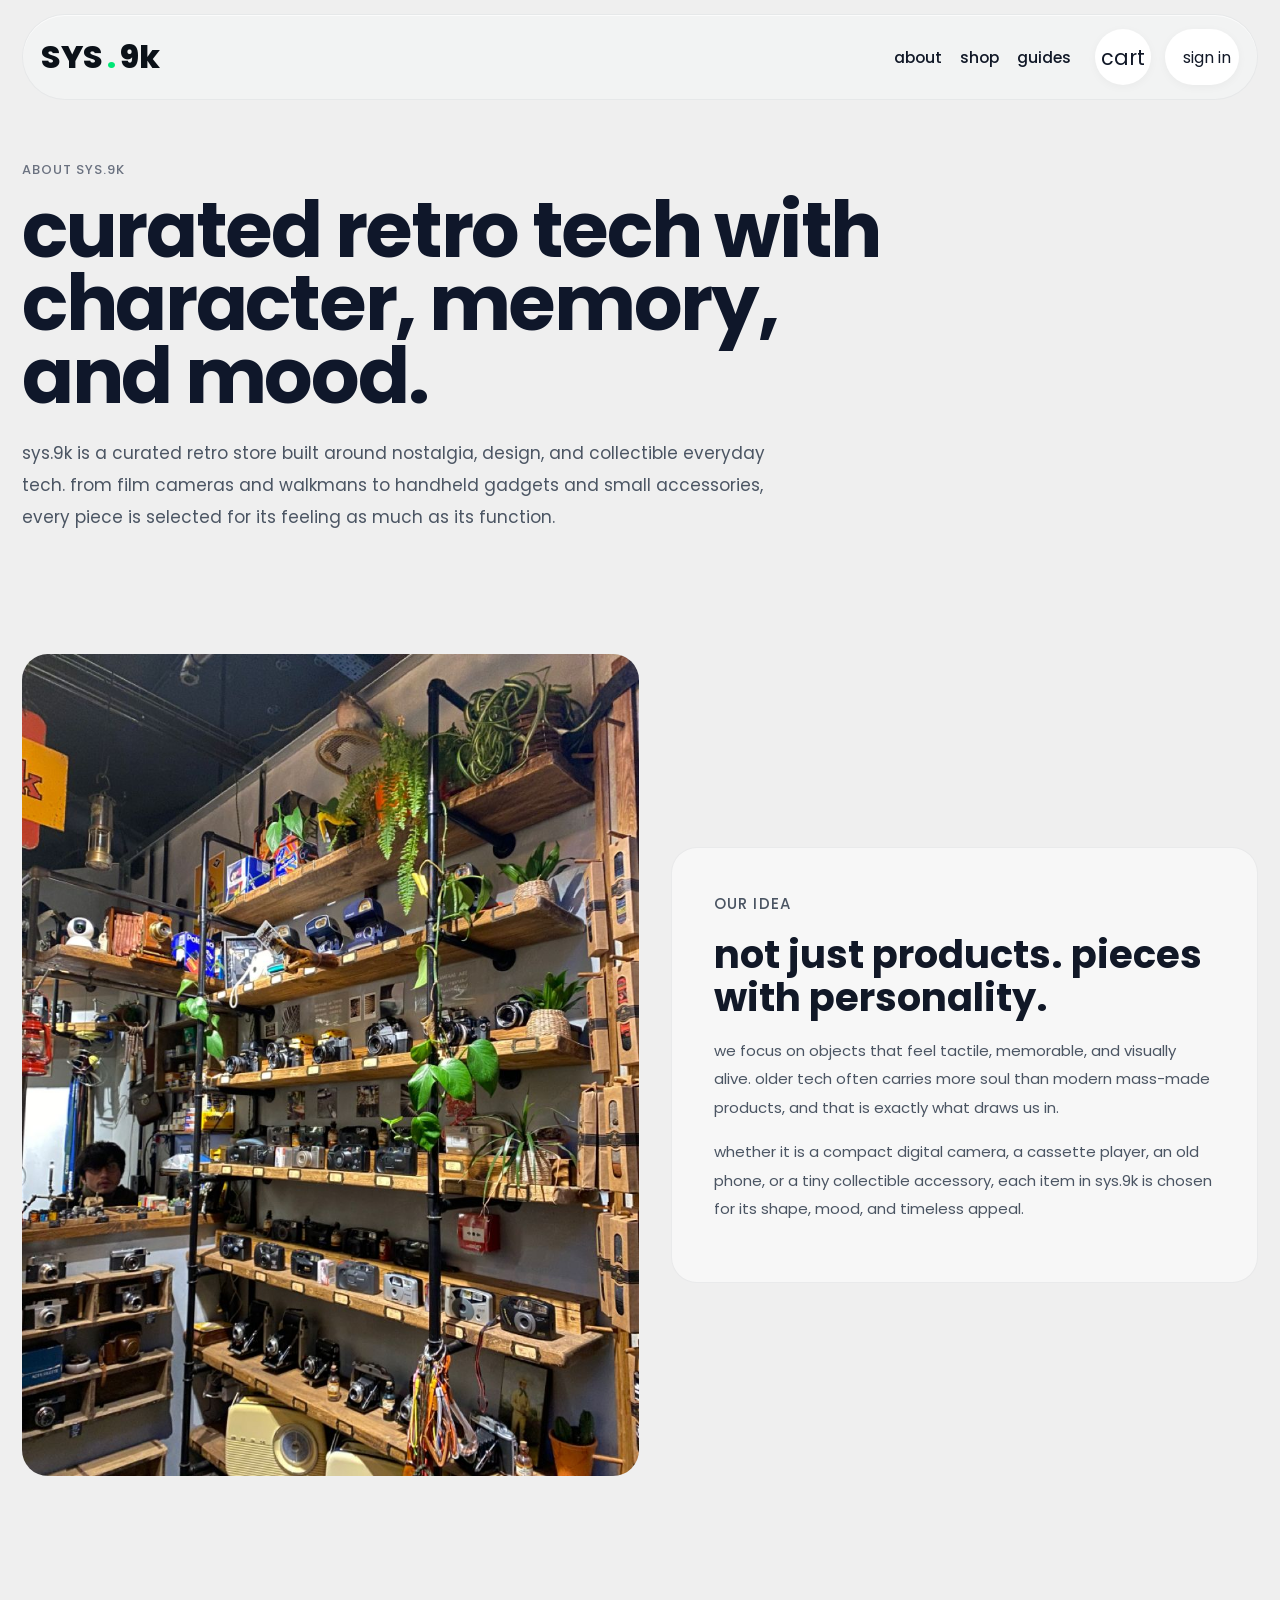
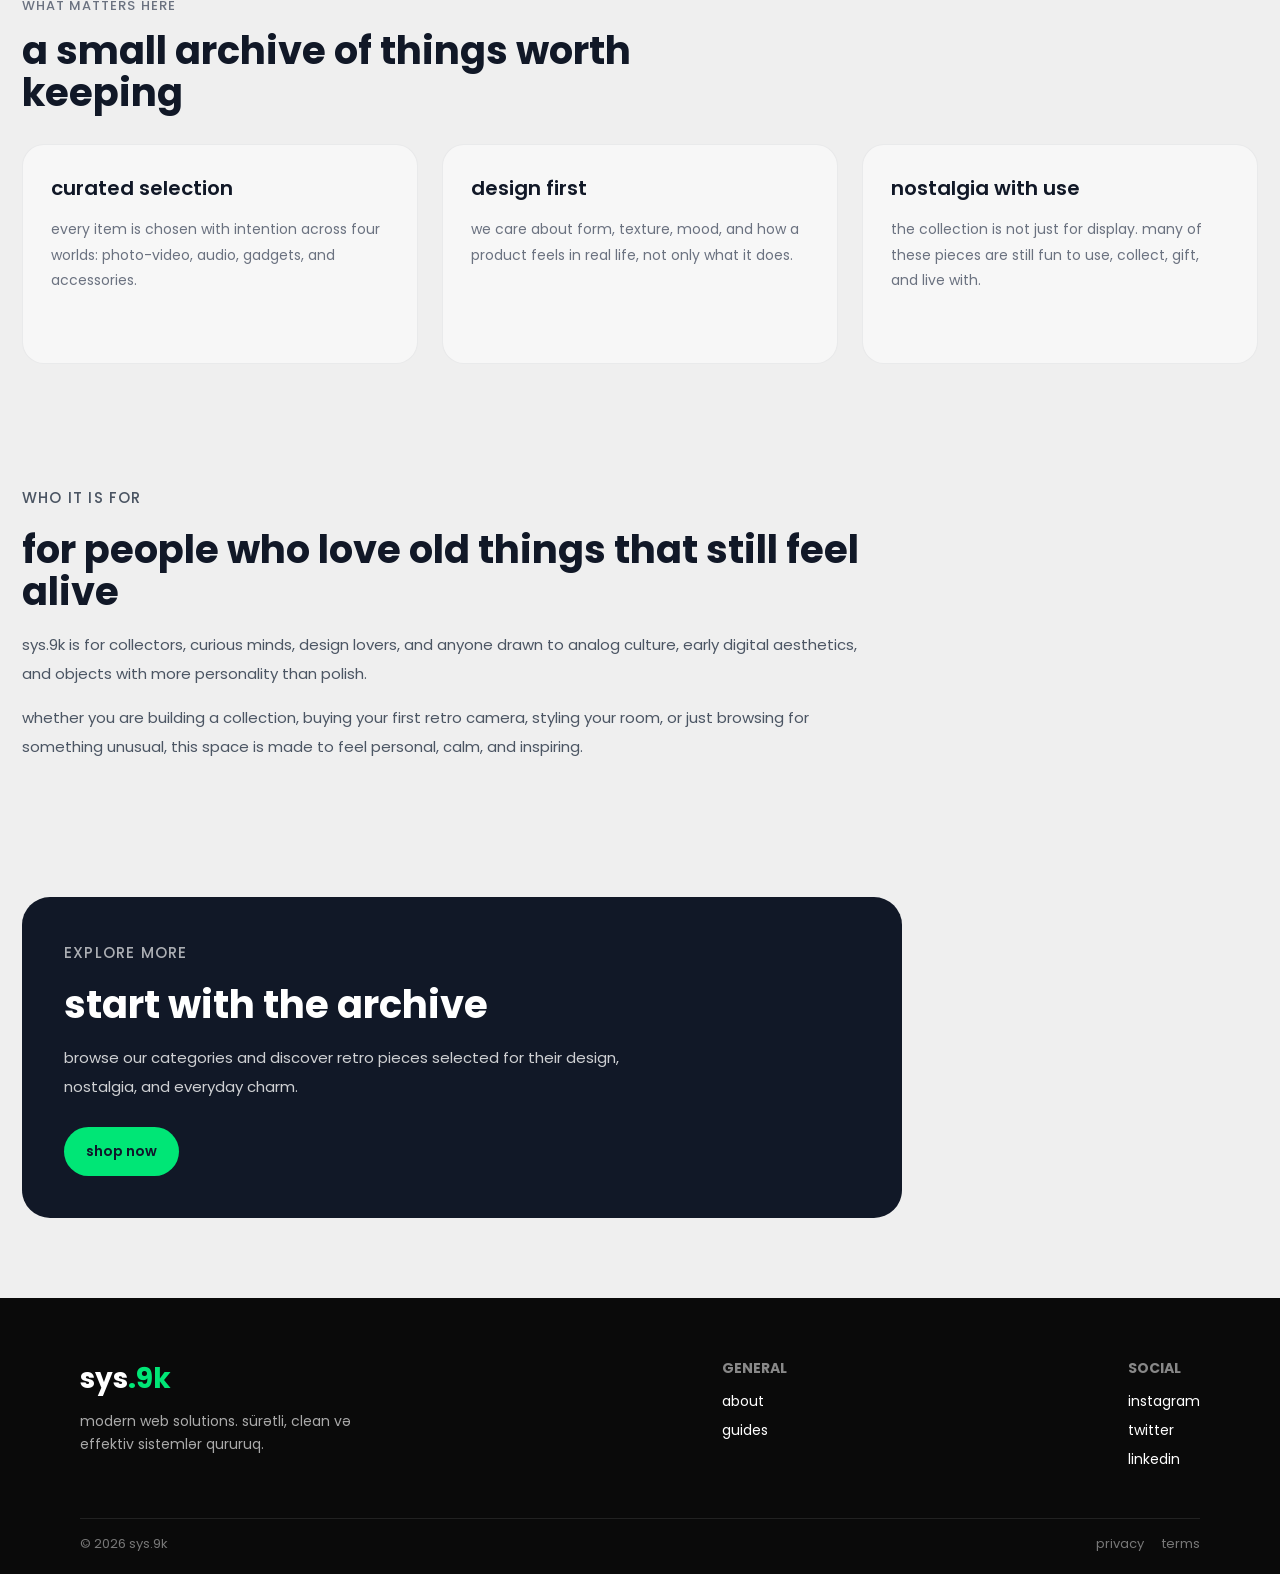
<file: frontend/about.html>
<!DOCTYPE html>
<html lang="en">
<head>
  <meta charset="UTF-8" />
  <meta name="viewport" content="width=device-width, initial-scale=1.0" />
  <title>about | sys.9k</title>

  <link href="https://fonts.googleapis.com/css2?family=Poppins:wght@300;400;500;600;700;800&display=swap" rel="stylesheet">
  <link rel="stylesheet" href="./css/main.css" />
  <link rel="stylesheet" href="./css/about.css" />
</head>
<body>
  <header>
    <nav class="nav">
      <div class="container">
        <div class="nav-shell">
          <div class="logo">
            <a href="./index.html">SYS<span>.</span>9k</a>
          </div>

          <div id="mainListDiv" class="main_list">
            <ul class="navlinks">
              <li><a href="./about.html">about</a></li>
              <li><a href="./category.html">shop</a></li>
              <li><a href="./guides.html">guides</a></li>
            </ul>
          </div>

          <div class="nav-actions">
            <a href="./cart.html" class="icon-btn">cart</a>

            <a href="./auth.html" class="profile-pill" id="profileLink">
              <span class="profile-name" id="profileName">sign in</span>
            </a>
          </div>

          <span class="navTrigger">
            <i></i>
            <i></i>
            <i></i>
          </span>
        </div>
      </div>
    </nav>
  </header>

  <main class="about-page">
    <section class="about-hero">
      <div class="about-hero-inner">
        <p class="about-kicker">about sys.9k</p>
        <h1>curated retro tech with character, memory, and mood.</h1>
        <p class="about-lead">
          sys.9k is a curated retro store built around nostalgia, design, and collectible everyday tech. from film cameras and walkmans to handheld gadgets and small accessories, every piece is selected for its feeling as much as its function.
        </p>
      </div>
    </section>

    <section class="about-story">
      <div class="about-grid">
        <div class="about-image">
          <img src="./images/common/store.jpg" alt="retro store" />
        </div>

        <div class="about-copy">
          <p class="mini-label">our idea</p>
          <h2>not just products. pieces with personality.</h2>
          <p>
            we focus on objects that feel tactile, memorable, and visually alive. older tech often carries more soul than modern mass-made products, and that is exactly what draws us in.
          </p>
          <p>
            whether it is a compact digital camera, a cassette player, an old phone, or a tiny collectible accessory, each item in sys.9k is chosen for its shape, mood, and timeless appeal.
          </p>
        </div>
      </div>
    </section>

    <section class="about-values">
      <div class="about-section-head">
        <p class="mini-label">what matters here</p>
        <h2>a small archive of things worth keeping</h2>
      </div>

      <div class="values-grid">
        <article class="value-card">
          <h3>curated selection</h3>
          <p>
            every item is chosen with intention across four worlds: photo-video, audio, gadgets, and accessories.
          </p>
        </article>

        <article class="value-card">
          <h3>design first</h3>
          <p>
            we care about form, texture, mood, and how a product feels in real life, not only what it does.
          </p>
        </article>

        <article class="value-card">
          <h3>nostalgia with use</h3>
          <p>
            the collection is not just for display. many of these pieces are still fun to use, collect, gift, and live with.
          </p>
        </article>
      </div>
    </section>

    <section class="about-audience">
      <div class="about-audience-inner">
        <p class="mini-label">who it is for</p>
        <h2>for people who love old things that still feel alive</h2>
        <p>
          sys.9k is for collectors, curious minds, design lovers, and anyone drawn to analog culture, early digital aesthetics, and objects with more personality than polish.
        </p>
        <p>
          whether you are building a collection, buying your first retro camera, styling your room, or just browsing for something unusual, this space is made to feel personal, calm, and inspiring.
        </p>
      </div>
    </section>

    <section class="about-cta">
      <div class="about-cta-card">
        <p class="mini-label">explore more</p>
        <h2>start with the archive</h2>
        <p>
          browse our categories and discover retro pieces selected for their design, nostalgia, and everyday charm.
        </p>
        <a href="./category.html" class="about-btn">shop now</a>
      </div>
    </section>
  </main>

  <footer class="footer">
    <div class="footer-container">
      <div class="footer-left">
        <h2 class="logo">sys<span>.9k</span></h2>
        <p>
          modern web solutions. sürətli, clean və effektiv sistemlər qururuq.
        </p>
      </div>

        <div class="col">
          <h4>general</h4>
          <a href="./about.html">about</a>
          <a href="./guides.html">guides</a>
        </div>

        <div class="col">
          <h4>social</h4>
          <a href="#">instagram</a>
          <a href="#">twitter</a>
          <a href="#">linkedin</a>
        </div>
      </div>
    </div>

    <div class="footer-bottom">
      <span>© 2026 sys.9k</span>
      <div>
        <a href="#">privacy</a>
        <a href="#">terms</a>
      </div>
    </div>
  </footer>

  <script src="./js/main.js"></script>
</body>
</html>
</file>
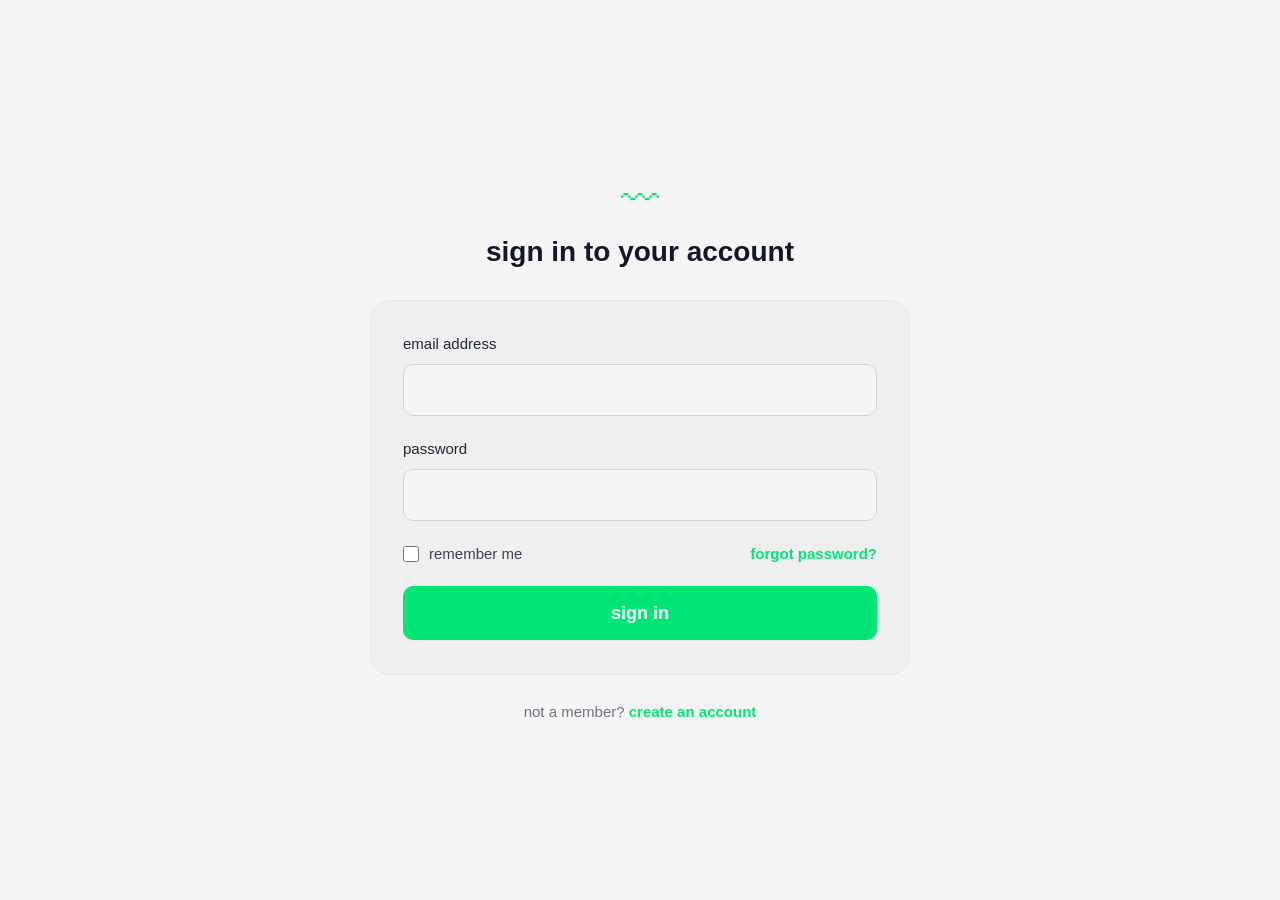
<file: frontend/admin.html>
<!DOCTYPE html>
<html lang="en">
<head>
    <meta charset="UTF-8" />
    <meta name="viewport" content="width=device-width, initial-scale=1.0" />
    <link rel="stylesheet" href="./css/admin.css" />
    <title>admin panel</title>
</head>
<body>
    <div class="admin-page">
        <aside class="admin-sidebar">
            <div>
                <h1 class="admin-logo">retro store</h1>
                <p class="admin-role">admin panel</p>
            </div>

            <nav class="admin-nav">
                <button class="admin-tab active" data-tab="products">products</button>
                <button class="admin-tab" data-tab="orders">orders</button>
            </nav>

            <button id="logoutBtn" class="logout-btn">logout</button>
        </aside>

        <main class="admin-main">
            <section class="admin-section active" id="productsSection">
                <div class="section-head">
                    <h2>manage products</h2>
                    <p>add, edit, and remove products</p>
                </div>

                <form id="productForm" class="admin-form">
                    <input type="hidden" id="productId" />

                    <div class="form-grid">
                        <label>
                            <span>name</span>
                            <input type="text" id="name" required />
                        </label>

                        <label>
                            <span>price</span>
                            <input type="number" id="price" required />
                        </label>

                        <label>
                            <span>image url</span>
                            <input type="text" id="imageUrl" required />
                        </label>

                        <label>
                            <span>extra images (comma separated)</span>
                            <input type="text" id="images" />
                        </label>

                        <label>
                            <span>category</span>
                            <select id="category" required>
                                <option value="photo-video">photo-video</option>
                                <option value="audio">audio</option>
                                <option value="gadgets">gadgets</option>
                                <option value="accessories">accessories</option>
                            </select>
                        </label>

                        <label>
                            <span>subcategory</span>
                            <input type="text" id="subCategory" required />
                        </label>

                        <label>
                            <span>brand</span>
                            <input type="text" id="brand" required />
                        </label>

                        <label>
                            <span>condition</span>
                            <select id="condition" required>
                                <option value="new">new</option>
                                <option value="used">used</option>
                            </select>
                        </label>
                    </div>

                    <label class="description-field">
                        <span>description</span>
                        <textarea id="description" rows="5" required></textarea>
                    </label>

                    <div class="form-actions">
                        <button type="submit" class="primary-btn">save product</button>
                        <button type="button" id="resetBtn" class="secondary-btn">reset</button>
                    </div>
                </form>

                <div class="list-card">
                    <h3>all products</h3>
                    <div id="productsList" class="products-list"></div>
                </div>
            </section>

            <section class="admin-section" id="ordersSection">
                <div class="section-head">
                    <h2>orders</h2>
                    <p>track and update customer orders</p>
                </div>

                <div id="ordersList" class="orders-list"></div>
            </section>
        </main>
    </div>

    <div id="toast" class="toast"></div>

    <script src="./js/admin.js"></script>
</body>
</html>
</file>
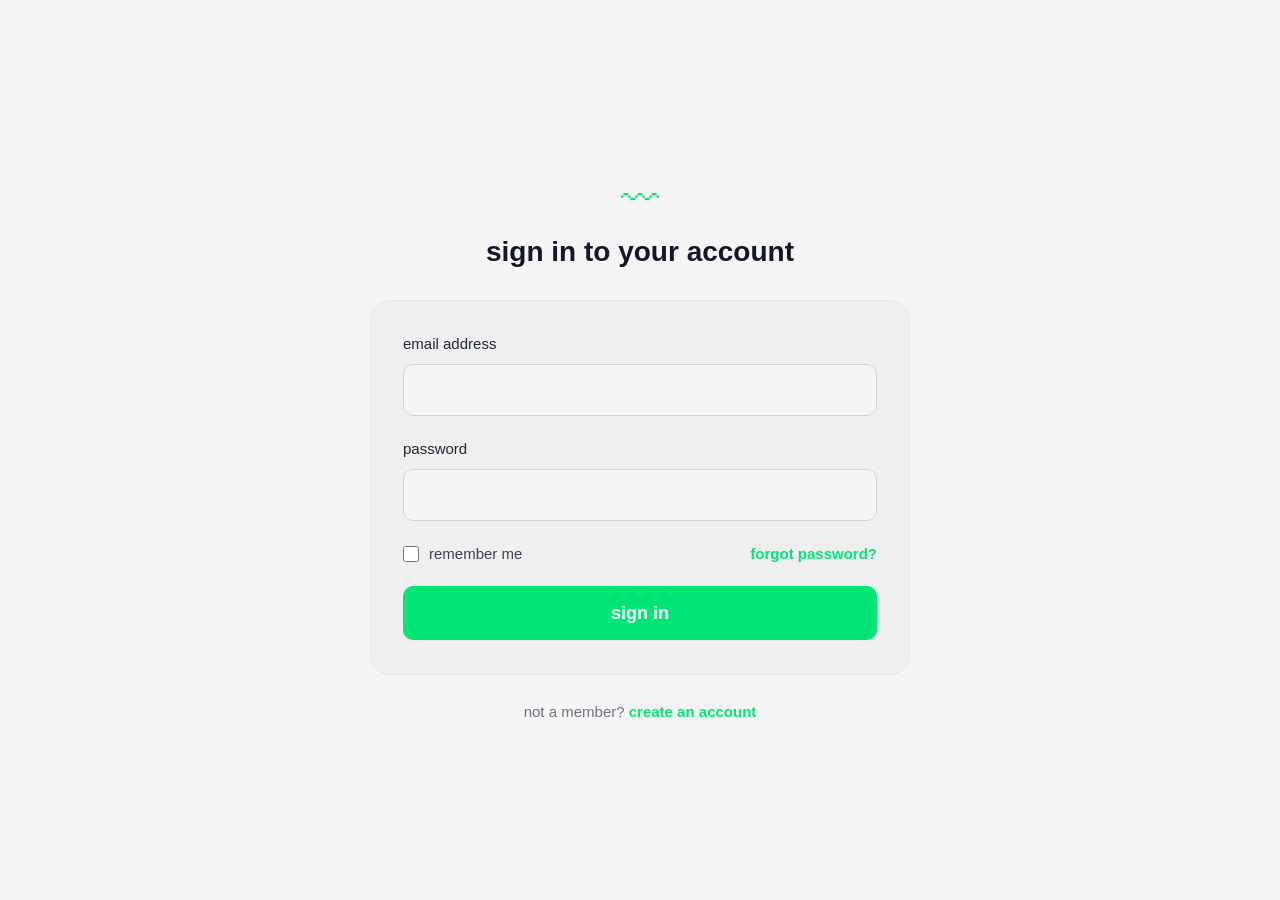
<file: frontend/auth.html>
<!DOCTYPE html>
<html lang="en">
<head>
    <meta charset="UTF-8" />
    <meta name="viewport" content="width=device-width, initial-scale=1.0" />
    <link rel="stylesheet" href="./css/auth.css" />
    <title>auth</title>
</head>
<body>
    <div class="auth-page">
        <div class="auth-wrapper">
            <div class="auth-top">
                <div class="auth-logo">〰</div>
                <h1 id="authTitle">sign in to your account</h1>
            </div>

            <div class="auth-card">
                <form class="auth-form" id="authForm">
                    <label class="auth-field" id="nameField">
                        <span>full name</span>
                        <input type="text" id="fullNameInput" />
                    </label>

                    <label class="auth-field">
                        <span>email address</span>
                        <input type="email" id="emailInput" />
                    </label>

                    <label class="auth-field">
                        <span>password</span>
                        <input type="password" id="passwordInput" />
                    </label>

                    <label class="auth-field" id="confirmField">
                        <span>confirm password</span>
                        <input type="password" id="confirmPasswordInput" />
                    </label>

                    <div class="auth-row" id="loginExtras">
                        <label class="remember-box">
                            <input type="checkbox" />
                            <span>remember me</span>
                        </label>

                        <a href="#" class="auth-link">forgot password?</a>
                    </div>

                    <button type="submit" class="auth-btn" id="submitBtn">sign in</button>
                </form>
            </div>

            <p class="auth-bottom-text" id="switchText">
                not a member?
                <a href="#" id="switchModeBtn">create an account</a>
            </p>
        </div>
    </div>

    <div id="toast" class="toast"></div>

    <script src="./js/auth.js"></script>
</body>
</html>
</file>
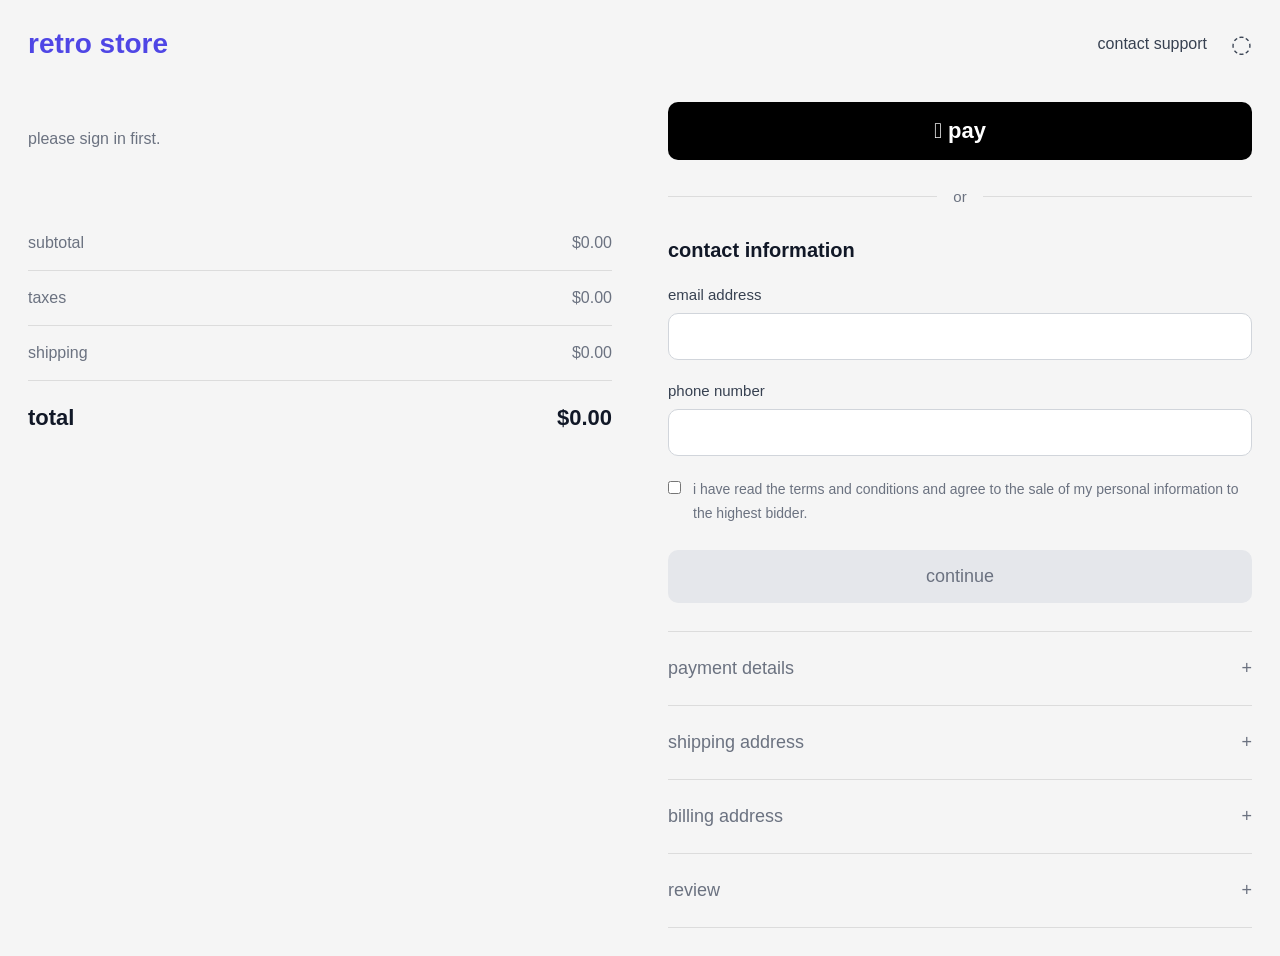
<file: frontend/cart.html>
<!DOCTYPE html>
<html lang="en">
<head>
    <meta charset="UTF-8" />
    <meta name="viewport" content="width=device-width, initial-scale=1.0" />
    <link rel="stylesheet" href="./css/cart.css" />
    <title>cart</title>
</head>
<body>
    <div class="checkout-page">
        <header class="checkout-header">
            <a href="./index.html" class="brand">retro store</a>
            <div class="header-right">
                <a href="#" class="support-link">contact support</a>
                <a href="#" class="account-link">◌</a>
            </div>
        </header>

        <main class="checkout-layout">
            <section class="cart-summary">
                <div class="cart-list" id="cartList">
                    <!-- js ile dolacaq -->
                </div>

                <div class="cart-totals">
                    <div class="total-row">
                        <span>subtotal</span>
                        <span id="subtotal">$0.00</span>
                    </div>
                    <div class="total-row">
                        <span>taxes</span>
                        <span id="taxes">$0.00</span>
                    </div>
                    <div class="total-row">
                        <span>shipping</span>
                        <span id="shipping">$0.00</span>
                    </div>

                    <div class="total-row total-final">
                        <span>total</span>
                        <span id="total">$0.00</span>
                    </div>
                </div>
            </section>

            <section class="checkout-form-side">
                <button class="apple-pay-btn"> pay</button>

                <div class="divider">
                    <span></span>
                    <p>or</p>
                    <span></span>
                </div>

                <div class="form-section">
                    <h2>contact information</h2>

                    <label class="field-group">
                        <span>email address</span>
                        <input type="email" placeholder="" />
                    </label>

                    <label class="field-group">
                        <span>phone number</span>
                        <input type="text" placeholder="" />
                    </label>

                    <label class="checkbox-row">
                        <input type="checkbox" />
                        <span>i have read the terms and conditions and agree to the sale of my personal information to the highest bidder.</span>
                    </label>

                    <button class="continue-btn">continue</button>
                </div>

                <div class="accordion-list">
                    <div class="accordion-item">
                        <button class="accordion-header">
                            <span>payment details</span>
                            <span>+</span>
                        </button>
                        <div class="accordion-body">
                            <label class="field-group">
                                <span>cardholder name</span>
                                <input type="text" />
                            </label>

                            <label class="field-group">
                                <span>card number</span>
                                <input type="text" />
                            </label>

                            <div class="split-fields">
                                <label class="field-group">
                                    <span>expiry</span>
                                    <input type="text" placeholder="mm/yy" />
                                </label>

                                <label class="field-group">
                                    <span>cvv</span>
                                    <input type="text" />
                                </label>
                            </div>
                        </div>
                    </div>

                    <div class="accordion-item">
                        <button class="accordion-header">
                            <span>shipping address</span>
                            <span>+</span>
                        </button>
                        <div class="accordion-body">
                            <label class="field-group">
                                <span>full name</span>
                                <input type="text" />
                            </label>

                            <label class="field-group">
                                <span>address</span>
                                <input type="text" />
                            </label>

                            <div class="split-fields">
                                <label class="field-group">
                                    <span>city</span>
                                    <input type="text" />
                                </label>

                                <label class="field-group">
                                    <span>postal code</span>
                                    <input type="text" />
                                </label>
                            </div>
                        </div>
                    </div>

                    <div class="accordion-item">
                        <button class="accordion-header">
                            <span>billing address</span>
                            <span>+</span>
                        </button>
                        <div class="accordion-body">
                            <label class="field-group">
                                <span>billing address</span>
                                <input type="text" />
                            </label>
                        </div>
                    </div>

                    <div class="accordion-item">
                        <button class="accordion-header">
                            <span>review</span>
                            <span>+</span>
                        </button>
                        <div class="accordion-body">
                            <p class="review-text">
                                review your cart items, contact details, and delivery information before placing your order.
                            </p>
                        </div>
                    </div>
                </div>
            </section>
        </main>
    </div>

    <script src="./js/cart.js"></script>
</body>
</html>
</file>
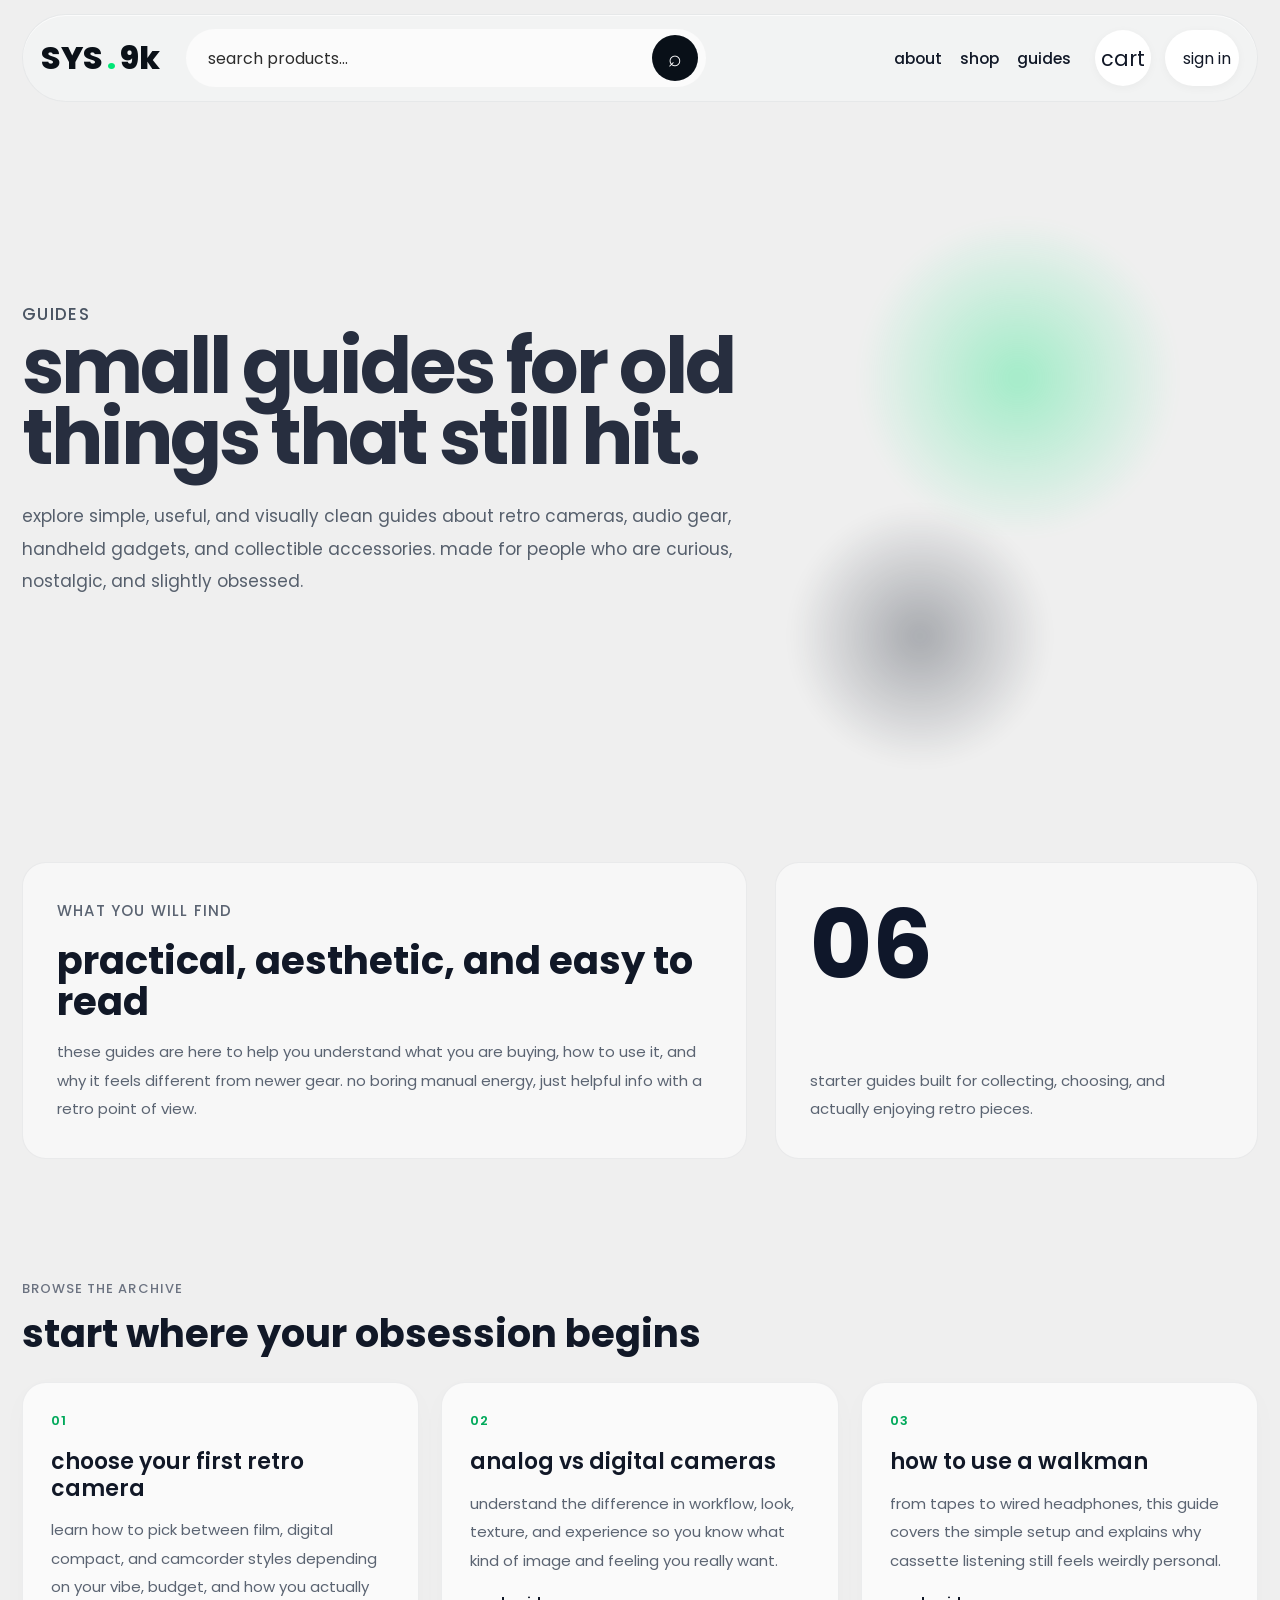
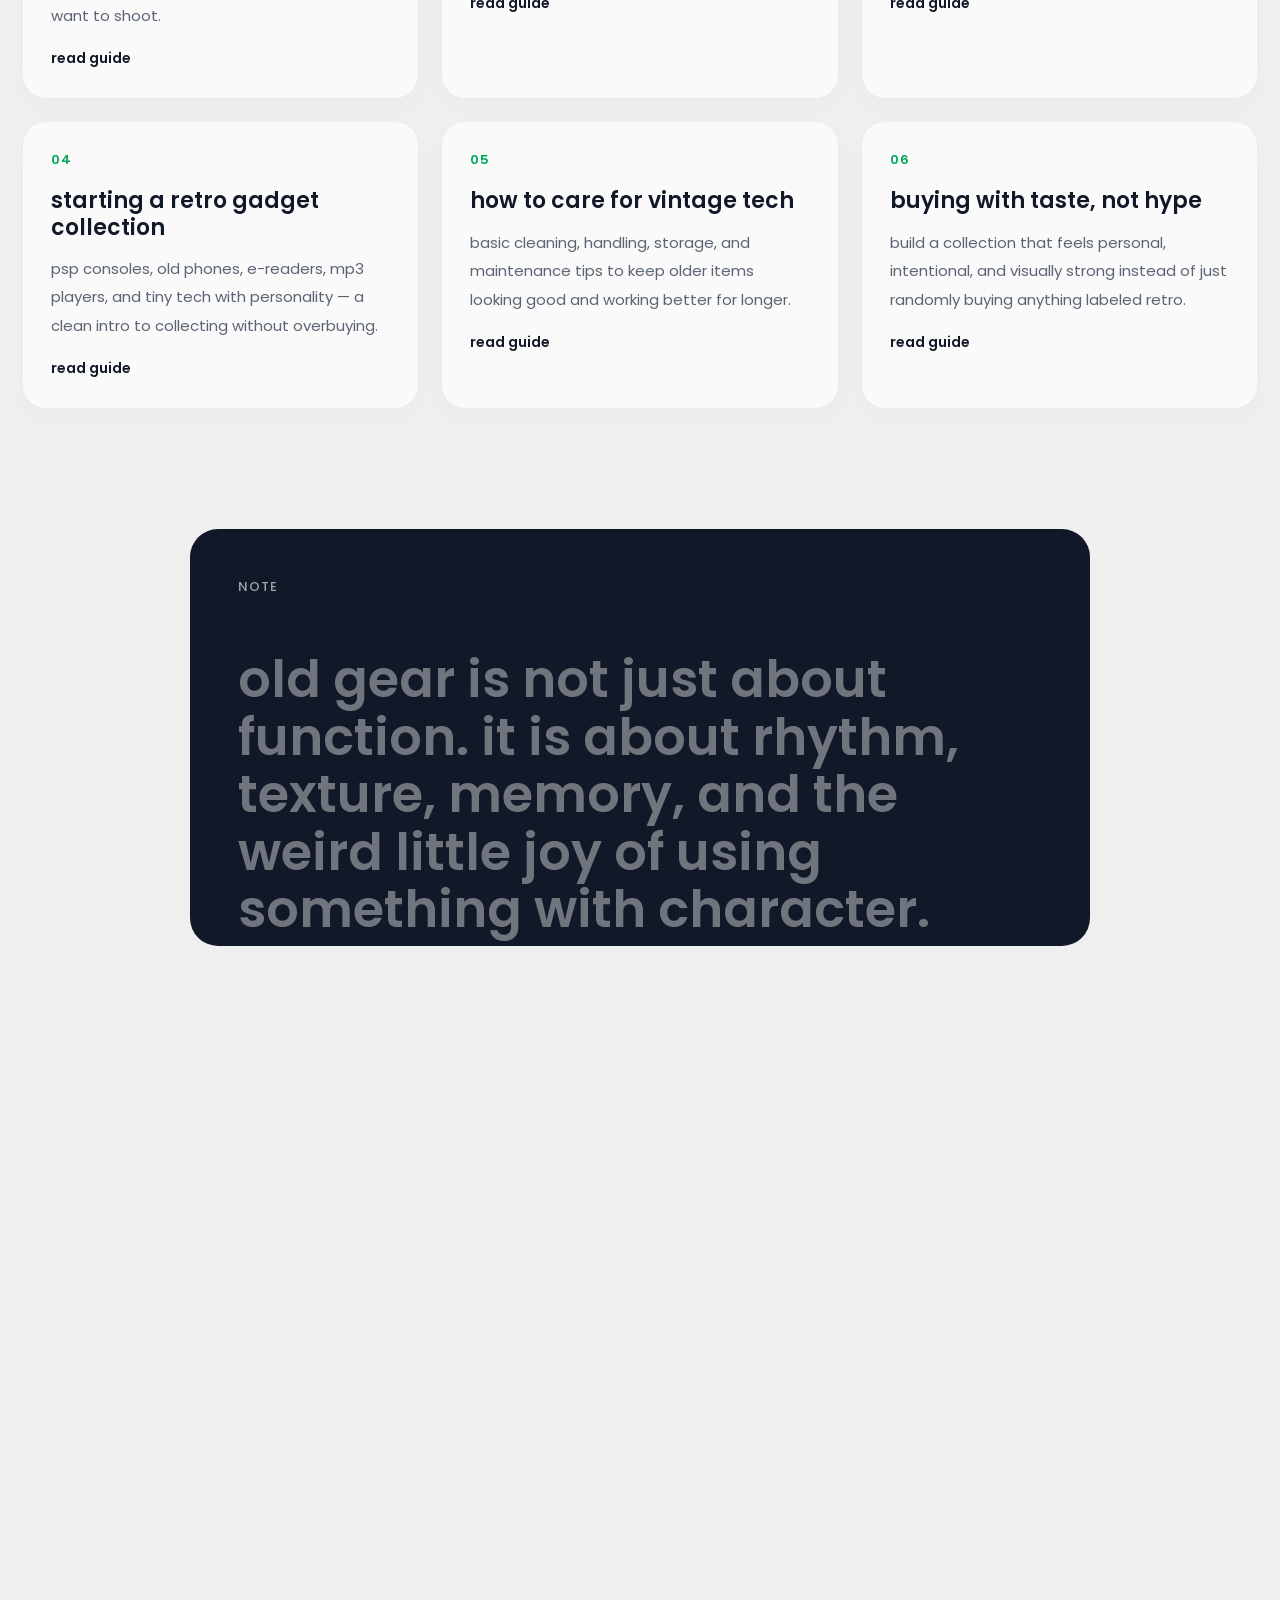
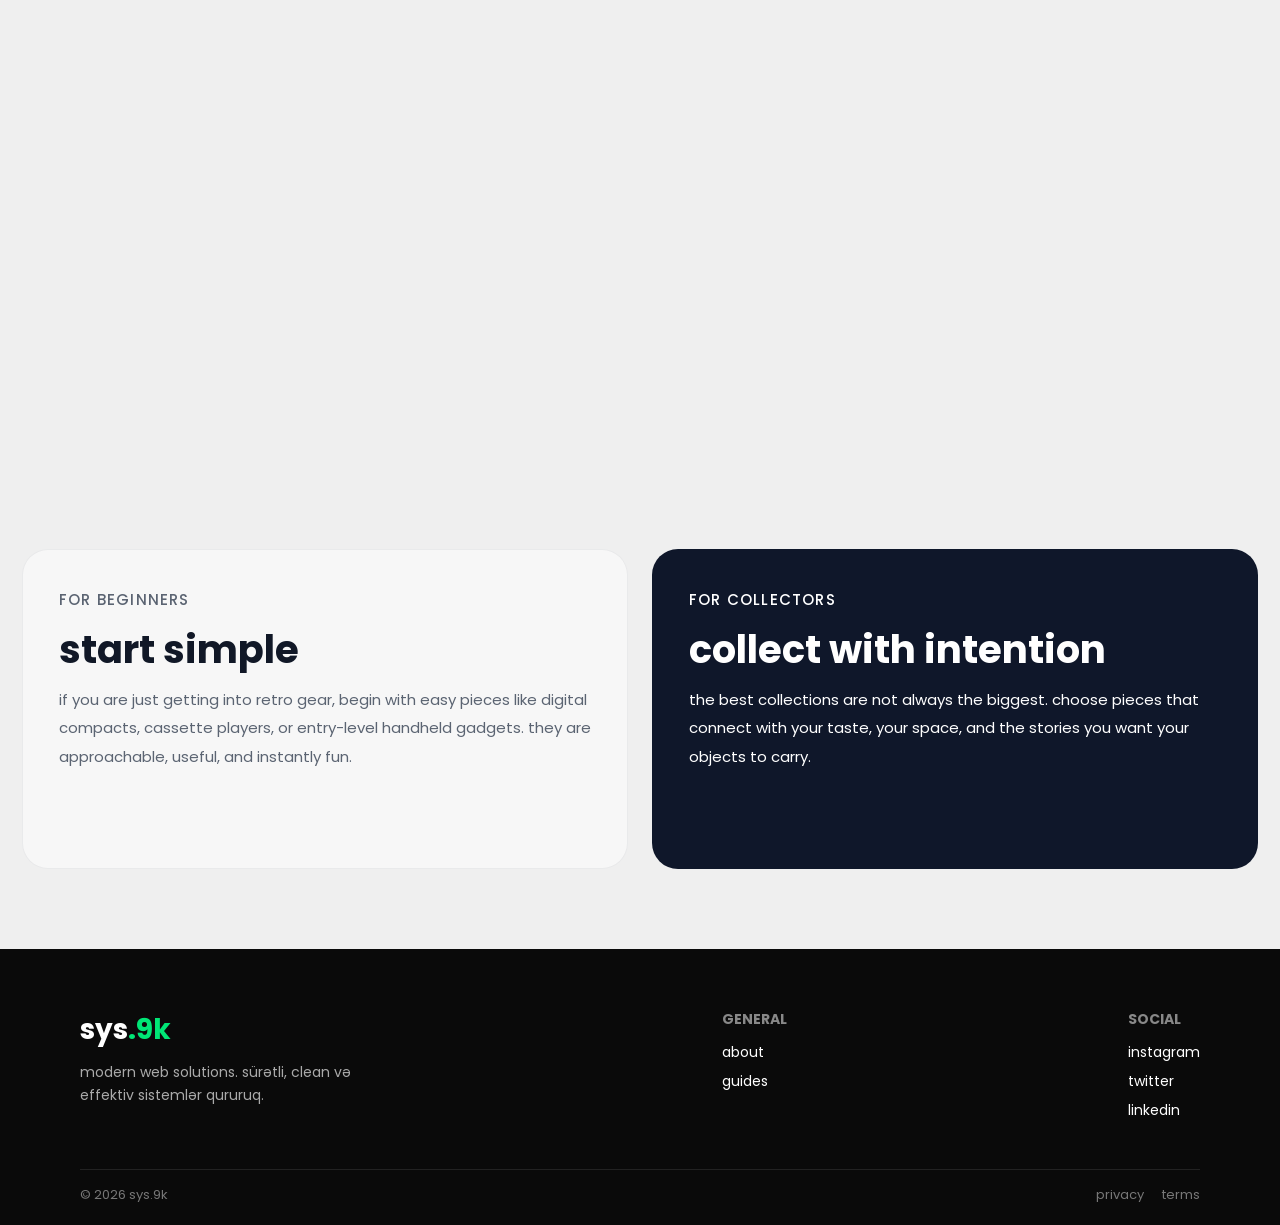
<file: frontend/guides.html>
<!DOCTYPE html>
<html lang="en">
<head>
  <meta charset="UTF-8" />
  <meta name="viewport" content="width=device-width, initial-scale=1.0" />
  <title>guides | sys.9k</title>

  <link href="https://fonts.googleapis.com/css2?family=Poppins:wght@300;400;500;600;700;800&display=swap" rel="stylesheet">
  <link rel="stylesheet" href="./css/main.css" />
  <link rel="stylesheet" href="./css/guides.css" />
</head>
<body>
  <header>
    <nav class="nav">
      <div class="container">
        <div class="nav-shell">
          <div class="logo">
            <a href="./index.html">SYS<span>.</span>9k</a>
          </div>

          <div class="nav-search">
            <input type="text" placeholder="search products..." />
            <button type="button" class="search-btn">⌕</button>
          </div>

          <div id="mainListDiv" class="main_list">
            <ul class="navlinks">
              <li><a href="./about.html">about</a></li>
              <li><a href="./category.html">shop</a></li>
              <li><a href="./guides.html">guides</a></li>
            </ul>
          </div>

          <div class="nav-actions">
            <a href="./cart.html" class="icon-btn">cart</a>

            <a href="./auth.html" class="profile-pill" id="profileLink">
              <span class="profile-name" id="profileName">sign in</span>
            </a>
          </div>

          <span class="navTrigger">
            <i></i>
            <i></i>
            <i></i>
          </span>
        </div>
      </div>
    </nav>
  </header>

  <main class="guides-page">
    <section class="guides-hero" id="guidesHero">
      <div class="guides-hero-inner">
        <p class="guides-kicker">guides</p>
        <h1 id="heroTitle">small guides for old things that still hit.</h1>
        <p id="heroText">
          explore simple, useful, and visually clean guides about retro cameras, audio gear, handheld gadgets, and collectible accessories. made for people who are curious, nostalgic, and slightly obsessed.
        </p>
      </div>
      <div class="hero-orb hero-orb-1"></div>
      <div class="hero-orb hero-orb-2"></div>
    </section>

    <section class="guides-intro">
      <div class="guides-intro-grid">
        <div class="intro-copy reveal-up">
          <p class="mini-label">what you will find</p>
          <h2>practical, aesthetic, and easy to read</h2>
          <p>
            these guides are here to help you understand what you are buying, how to use it, and why it feels different from newer gear. no boring manual energy, just helpful info with a retro point of view.
          </p>
        </div>

        <div class="intro-stat reveal-up delay-1">
          <span>06</span>
          <p>starter guides built for collecting, choosing, and actually enjoying retro pieces.</p>
        </div>
      </div>
    </section>

    <section class="guides-track-section">
      <div class="track-head reveal-up">
        <p class="mini-label">browse the archive</p>
        <h2>start where your obsession begins</h2>
      </div>

      <div class="guides-track" id="guidesTrack">
        <article class="guide-card reveal-card">
          <div class="guide-number">01</div>
          <h3>choose your first retro camera</h3>
          <p>learn how to pick between film, digital compact, and camcorder styles depending on your vibe, budget, and how you actually want to shoot.</p>
          <a href="#">read guide</a>
        </article>

        <article class="guide-card reveal-card">
          <div class="guide-number">02</div>
          <h3>analog vs digital cameras</h3>
          <p>understand the difference in workflow, look, texture, and experience so you know what kind of image and feeling you really want.</p>
          <a href="#">read guide</a>
        </article>

        <article class="guide-card reveal-card">
          <div class="guide-number">03</div>
          <h3>how to use a walkman</h3>
          <p>from tapes to wired headphones, this guide covers the simple setup and explains why cassette listening still feels weirdly personal.</p>
          <a href="#">read guide</a>
        </article>

        <article class="guide-card reveal-card">
          <div class="guide-number">04</div>
          <h3>starting a retro gadget collection</h3>
          <p>psp consoles, old phones, e-readers, mp3 players, and tiny tech with personality — a clean intro to collecting without overbuying.</p>
          <a href="#">read guide</a>
        </article>

        <article class="guide-card reveal-card">
          <div class="guide-number">05</div>
          <h3>how to care for vintage tech</h3>
          <p>basic cleaning, handling, storage, and maintenance tips to keep older items looking good and working better for longer.</p>
          <a href="#">read guide</a>
        </article>

        <article class="guide-card reveal-card">
          <div class="guide-number">06</div>
          <h3>buying with taste, not hype</h3>
          <p>build a collection that feels personal, intentional, and visually strong instead of just randomly buying anything labeled retro.</p>
          <a href="#">read guide</a>
        </article>
      </div>
    </section>

    <section class="sticky-quote-wrap" id="stickyQuoteWrap">
      <div class="sticky-quote-box">
        <p class="mini-label">note</p>
        <blockquote id="stickyQuote">
          old gear is not just about function. it is about rhythm, texture, memory, and the weird little joy of using something with character.
        </blockquote>
      </div>
    </section>

    <section class="guide-feature-grid">
      <div class="feature-panel reveal-left">
        <p class="mini-label">for beginners</p>
        <h2>start simple</h2>
        <p>
          if you are just getting into retro gear, begin with easy pieces like digital compacts, cassette players, or entry-level handheld gadgets. they are approachable, useful, and instantly fun.
        </p>
      </div>

      <div class="feature-panel dark reveal-right">
        <p class="mini-label">for collectors</p>
        <h2>collect with intention</h2>
        <p>
          the best collections are not always the biggest. choose pieces that connect with your taste, your space, and the stories you want your objects to carry.
        </p>
      </div>
    </section>
  </main>

  <footer class="footer">
    <div class="footer-container">
      <div class="footer-left">
        <h2 class="logo">sys<span>.9k</span></h2>
        <p>
          modern web solutions. sürətli, clean və effektiv sistemlər qururuq.
        </p>
      </div>

        <div class="col">
          <h4>general</h4>
          <a href="./about.html">about</a>
          <a href="./guides.html">guides</a>
        </div>

        <div class="col">
          <h4>social</h4>
          <a href="#">instagram</a>
          <a href="#">twitter</a>
          <a href="#">linkedin</a>
        </div>
      </div>
    </div>

    <div class="footer-bottom">
      <span>© 2026 sys.9k</span>
      <div>
        <a href="#">privacy</a>
        <a href="#">terms</a>
      </div>
    </div>
  </footer>

  <script src="./js/main.js"></script>
  <script src="./js/guides.js"></script>
</body>
</html>
</file>
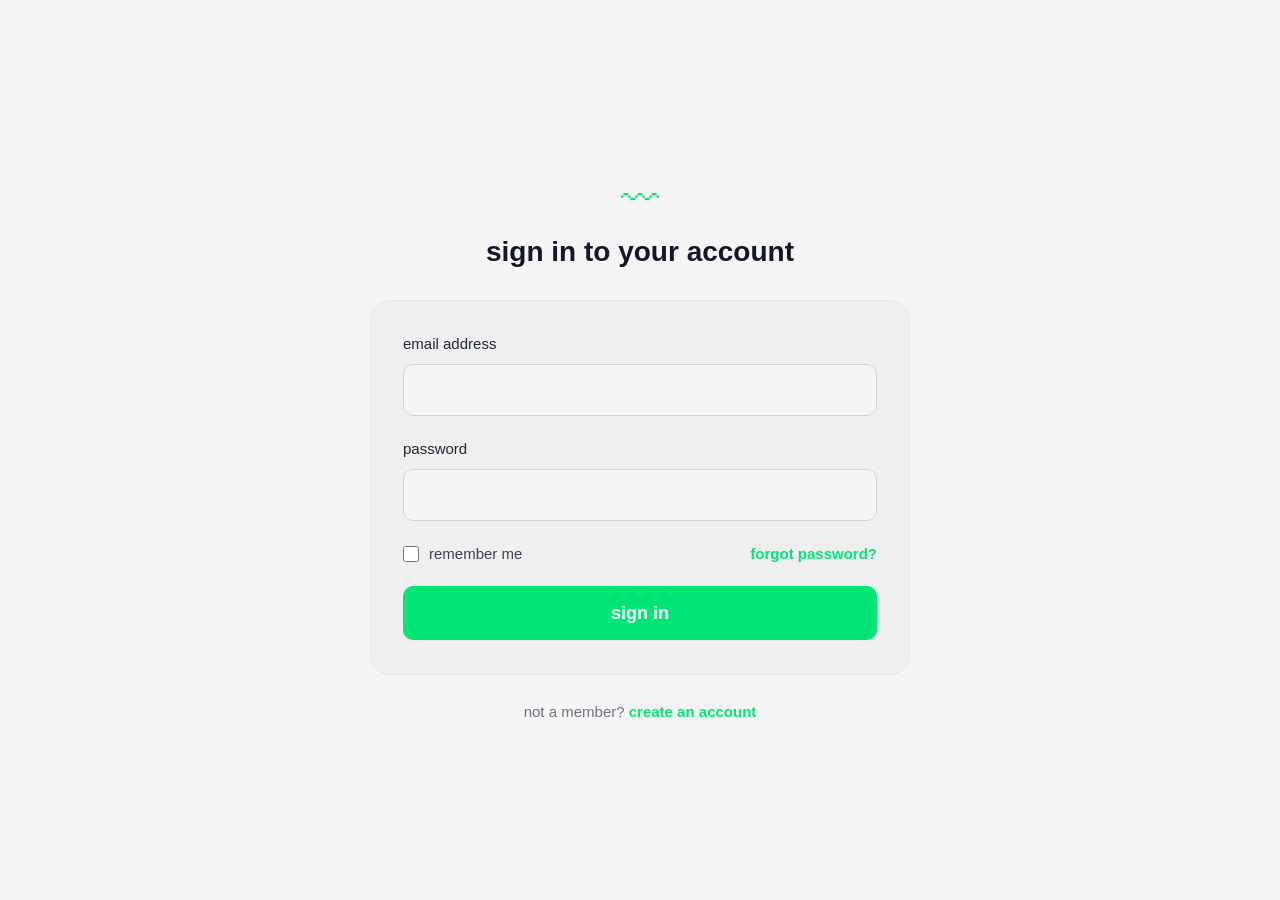
<file: frontend/profile.html>
<!DOCTYPE html>
<html lang="en">
<head>
    <meta charset="UTF-8" />
    <meta name="viewport" content="width=device-width, initial-scale=1.0" />
    <link rel="stylesheet" href="./css/profile.css" />
    <title>my account</title>
</head>
<body>
    <div class="profile-page">
        <div class="profile-breadcrumb">
            <a href="./index.html">homepage</a>
            <span>/</span>
            <span>my account</span>
        </div>

        <h1 class="profile-page-title">my account</h1>

        <div class="profile-layout">
            <aside class="profile-sidebar">
                <button class="profile-tab active" data-tab="details">my details</button>
                <button class="profile-tab" data-tab="orders">my orders</button>
                <button class="profile-tab" data-tab="saved">saved items</button>
                <button class="profile-tab" data-tab="settings">account settings</button>
                <button class="profile-logout" id="logoutBtn">logout</button>
            </aside>

            <main class="profile-content">
                <section class="profile-panel active" id="detailsPanel">
                    <h2>my details</h2>

                    <div class="panel-block">
                        <div class="panel-info">
                            <h3>personal information</h3>
                            <p>manage your basic account details for your retro store profile.</p>
                        </div>

                        <div class="panel-form">
                            <div class="field-grid">
                                <label>
                                    <span>full name</span>
                                    <input type="text" id="profileName" placeholder="your name" />
                                </label>

                                <label>
                                    <span>email address</span>
                                    <input type="email" id="profileEmail" placeholder="your email" />
                                </label>
                            </div>

                            <label>
                                <span>phone number</span>
                                <input type="text" id="profilePhone" placeholder="optional" />
                            </label>

                            <button class="save-btn">save</button>
                        </div>
                    </div>
                </section>

                <section class="profile-panel" id="ordersPanel">
                    <h2>my orders</h2>
                    <div class="empty-box">
                        <p>you do not have any orders yet.</p>
                    </div>
                </section>

                <section class="profile-panel" id="savedPanel">
                    <h2>saved items</h2>
                    <div class="empty-box">
                        <p>your saved items will appear here.</p>
                    </div>
                </section>

                <section class="profile-panel" id="settingsPanel">
                    <h2>account settings</h2>

                    <div class="panel-block">
                        <div class="panel-info">
                            <h3>security</h3>
                            <p>update your password and manage account preferences.</p>
                        </div>

                        <div class="panel-form">
                            <label>
                                <span>new password</span>
                                <input type="password" placeholder="new password" />
                            </label>

                            <label>
                                <span>confirm password</span>
                                <input type="password" placeholder="confirm password" />
                            </label>

                            <button class="save-btn">update</button>
                        </div>
                    </div>
                </section>
            </main>
        </div>
    </div>

    <script src="./js/profile.js"></script>
</body>
</html>
</file>
<file: frontend/css/main.css>
@import url('https://fonts.googleapis.com/css2?family=Poppins:wght@100;200;300;400;500;600;700;800;900&display=swap');
@import url('https://fonts.googleapis.com/css2?family=Space+Grotesk:wght@300..700&display=swap');
@import url('https://fonts.googleapis.com/css2?family=Orbitron:wght@400..900&family=Space+Grotesk:wght@300..700&display=swap');
@import url('https://fonts.googleapis.com/css2?family=Orbitron:wght@400..900&family=Space+Grotesk:wght@300..700&family=VT323&display=swap');


* {
    margin: 0;
    padding: 0;
    box-sizing: border-box;
    font-family: 'Space Grotesk', sans-serif;
    text-decoration: none;
}

body {
    background: #efefef;
    color: #0f172a;
}

/*? navbar */
.nav {
    width: 100%;
    position: fixed;
    top: 0;
    left: 0;
    z-index: 1000;
    padding: 14px 0;
    transition: all 0.35s ease;
}

.nav.affix {
    background: rgba(239, 239, 239, 0.82);
    backdrop-filter: blur(14px);
    box-shadow: 0 8px 30px rgba(0, 0, 0, 0.08);
}

.nav .container {
    width: 100%;
    max-width: 1800px;
    margin: 0 auto;
    padding: 0 22px;
}

.nav-shell {
    width: 100%;
    background: #f2f3f3;
    border: 1px solid rgba(15, 23, 42, 0.05);
    border-radius: 999px;
    padding: 14px 18px;
    display: flex;
    align-items: center;
    gap: 18px;
    box-shadow: inset 0 1px 0 rgba(255,255,255,0.7);
}

.logo {
    flex-shrink: 0;
}

.logo a {
    color: #0b1118;
    font-size: 2rem;
    font-weight: 800;
    display: flex;
    align-items: center;
    gap: 4px;
}

.logo span {
    color: #00E676;
}

.nav-search {
    flex: 1;
    max-width: 520px;
    height: 58px;
    background: #fbfbfb;
    border-radius: 999px;
    display: flex;
    align-items: center;
    padding: 8px 8px 8px 22px;
    margin-left: 8px;
}

.nav-search input {
    flex: 1;
    border: none;
    outline: none;
    background: transparent;
    color: #111827;
    font-size: 1rem;
    font-weight: 400;
}

.nav-search input::placeholder {
    color: #2c2c2c;
}

.search-btn {
    width: 46px;
    height: 46px;
    border: none;
    border-radius: 50%;
    background: #091018;
    color: #fff;
    font-size: 1.45rem;
    cursor: pointer;
    display: grid;
    place-items: center;
    flex-shrink: 0;
}

.main_list {
    margin-left: auto;
}

.main_list ul {
    display: flex;
    align-items: center;
    gap: 18px;
    list-style: none;
}

.main_list ul li a {
    color: #111827;
    font-size: 0.98rem;
    font-weight: 500;
    transition: 0.25s ease;
}

.main_list ul li a:hover {
    color: #00E676;
}

.nav-actions {
    display: flex;
    align-items: center;
    gap: 14px;
    margin-left: 6px;
}

.icon-btn {
    width: 56px;
    height: 56px;
    border-radius: 50%;
    background: #ffffff;
    color: #111827;
    display: grid;
    place-items: center;
    font-size: 1.3rem;
    box-shadow: 0 2px 10px rgba(0,0,0,0.04);
    transition: 0.25s ease;
}

.icon-btn:hover {
    transform: translateY(-2px);
}

.profile-pill {
    min-height: 56px;
    padding: 6px 8px 6px 18px;
    border-radius: 999px;
    background: #ffffff;
    display: flex;
    align-items: center;
    gap: 14px;
    color: #111827;
    box-shadow: 0 2px 10px rgba(0,0,0,0.04);
}

.profile-name {
    .profile-name {
    font-size: 0.98rem;
    font-weight: 500;
    white-space: nowrap;
    max-width: 120px;
    overflow: hidden;
    text-overflow: ellipsis;
}
}

.profile-avatar {
    width: 44px;
    height: 44px;
    border-radius: 50%;
    overflow: hidden;
    display: block;
    flex-shrink: 0;
}

.profile-avatar img {
    width: 100%;
    height: 100%;
    object-fit: cover;
    display: block;
}

/* hamburger */
.navTrigger {
    display: none;
    width: 30px;
    height: 24px;
    position: relative;
    cursor: pointer;
    z-index: 2001;
    margin-left: auto;
}

.navTrigger i {
    display: block;
    width: 100%;
    height: 3px;
    background: #111827;
    border-radius: 999px;
    position: absolute;
    left: 0;
    transition: 0.35s ease;
}

.navTrigger i:nth-child(1) {
    top: 0;
}

.navTrigger i:nth-child(2) {
    top: 10px;
}

.navTrigger i:nth-child(3) {
    top: 20px;
}

.navTrigger.active i:nth-child(1) {
    top: 10px;
    transform: rotate(45deg);
}

.navTrigger.active i:nth-child(2) {
    opacity: 0;
}

.navTrigger.active i:nth-child(3) {
    top: 10px;
    transform: rotate(-45deg);
}

/* mobile */
@media screen and (max-width: 1100px) {
    .nav-shell {
        padding: 12px 14px;
        gap: 12px;
    }

    .nav-search {
        max-width: none;
        margin-left: 0;
    }

    .main_list,
    .nav-actions {
        display: none;
    }

    .navTrigger {
        display: block;
    }

    .main_list.show_list {
        display: flex;
        position: fixed;
        inset: 0;
        width: 100%;
        height: 100vh;
        background: rgba(245, 245, 245, 0.98);
        backdrop-filter: blur(12px);
        justify-content: center;
        align-items: center;
        z-index: 1500;
    }

    .main_list.show_list ul {
        flex-direction: column;
        gap: 28px;
        text-align: center;
    }

    .main_list.show_list ul li a {
        font-size: 1.6rem;
        color: #111827;
    }
}

@media screen and (max-width: 700px) {
    .nav {
        padding: 10px 0;
    }

    .nav .container {
        padding: 0 12px;
    }

    .nav-shell {
        border-radius: 28px;
        padding: 10px 12px;
    }

    .logo a {
        font-size: 1rem;
    }

    .nav-search {
        height: 48px;
        padding: 6px 6px 6px 14px;
    }

    .nav-search input {
        font-size: 0.92rem;
    }

    .search-btn {
        width: 36px;
        height: 36px;
        font-size: 1.05rem;
    }
}

/* banner */
.banner {
    width: 100%;
    height: 100vh;
    overflow: hidden;
    display: flex;
    justify-content: center;
    align-items: center;
    position: relative;
}

.banner video {
    position: absolute;
    inset: 0;
    object-fit: cover;
    width: 100%;
    height: 100%;
    pointer-events: none;
    z-index: 0;
}

.banner::after {
    content: "";
    position: absolute;
    top: 0;
    left: 0;
    width: 100%;
    height: 100%;
    background: rgba(0, 0, 0, 0.5);
    z-index: 0;
}

.banner .content {
    position: relative;
    z-index: 1;
    text-align: center;
    display: flex;
    align-items: center;
    justify-content: center;
    flex-direction: column;
}

.banner .content h1 {
    margin: 0;
    padding: 0;
    font-size: 4.5em;
    /* text-transform: uppercase; */
    color: #fff;

}

.banner .content h1 span {
    color: #00E676;
    font-size: 1.9em;
}

.banner button {
    width: 250px;
    height: 50px;
    padding: 12px 20px;
    border: none;
    border-radius: 20px;
    margin: 10px;
    margin-top: 16px;
    outline: none;
    background-color: #00e677bb;
    color: #fff;
    font-size: 1.1em;
    cursor: pointer;
    transition: 0.5s;
}

.banner button:hover {
    background-color: #016735d3;
}

.yoga-title {
    color: #fff;
    font-size: 4.5em;
    text-align: center;
    margin: 0;
    padding: 0;
    opacity: 0;
    transform: translateY(50px);
    animation: fadeUp 2.3s ease forwards;
    /* əsas fade-in animasiyası */
}

.yoga-title .dot {
    display: inline-block;
    color: #00E676;
    position: relative;
    bottom: 0;
    animation: bounceDot 1.3s ease-in-out 1.3s;
}

/* categories */
.categories {
    padding: 56px 20px 80px;
}

.container {
    width: 100%;
    max-width: 1400px;
    margin: 0 auto;
}

.section-title {
    font-size: clamp(2rem, 4vw, 3.5rem);
    line-height: 1.1;
    font-weight: 800;
    margin-bottom: 32px;
    color: #0f172a;
    text-transform: capitalize;
}

.categories-grid {
    display: grid;
    grid-template-columns: 1fr;
    gap: 28px;
}

.category-card {
    display: block;
    color: inherit;
    transition: transform 0.25s ease;
}

.category-card:hover {
    transform: translateY(-4px);
}

.category-image {
    width: 100%;
    aspect-ratio: 1 / 1;
    overflow: hidden;
    border-radius: 18px;
    background: #ddd;
}

.category-image img {
    width: 100%;
    height: 100%;
    object-fit: cover;
    display: block;
    transition: transform 0.35s ease;
}

.category-card:hover .category-image img {
    transform: scale(1.04);
}

.category-content {
    padding-top: 18px;
}

.category-label {
    display: inline-block;
    font-size: 1rem;
    color: #6b7280;
    margin-bottom: 8px;
    text-transform: capitalize;
}

.category-content h3 {
    font-size: clamp(1.35rem, 2vw, 2rem);
    line-height: 1.2;
    font-weight: 700;
    color: #0f172a;
    text-transform: capitalize;
}

@media (min-width: 768px) {
    .categories {
        padding: 72px 28px 100px;
    }

    .categories-grid {
        grid-template-columns: repeat(2, 1fr);
        gap: 32px;
    }
}

@media (min-width: 1200px) {
    .categories-grid {
        grid-template-columns: repeat(3, 1fr);
    }
}

@keyframes fadeUp {
    0% {
        opacity: 0;
        transform: translateY(100px);
    }
    100% {
        opacity: 1;
        transform: translateY(0);
    }
}

@keyframes bounceDot {
    0% {
        transform: translateY(0);
    }
    30% {
        transform: translateY(-40px);
    }
    50% {
        transform: translateY(0);
    }
    70% {
        transform: translateY(-25px);
    }
    100% {
        transform: translateY(0);
    }
}


/* infinite scroll */

.slider {
    width: 100%;
    /* border: 1px solid red; */
    height: var(--height);
    overflow: hidden;
    mask-image: linear-gradient(to right,
            transparent,
            #000 10% 90%,
            transparent);
}

.slider .list {
    display: flex;
    width: 100%;
    min-width: calc(var(--width) * var(--quantity));
    position: relative;

}

.slider .list .item {
    width: var(--width);
    height: var(--height);
    position: absolute;
    left: 100%;
    animation: autoRun 10s linear infinite;
    transition: filter 0.5s ease-in-out;
    animation-delay: calc((10s / var(--quantity)) * (var(--position) - 1)) !important;
    display: flex;
    align-items: center;
}

.slider .list .item img {
    width: 100%;
}

@keyframes autoRun {
    from {
        left: 100%;
    }

    to {
        left: calc(var(--width) * -1);
    }
}

.slider:hover .item {
    animation-play-state: paused !important;
    filter: grayscale(1);
}

.slider .item:hover {
    filter: grayscale(0);
}

.slider[reverse="true"] .item {
    animation: reversePlay 10s linear infinite;
}

@keyframes reversePlay {
    from {
        left: calc(var(--width) * -1);
    }

    to {
        left: 100%;
    }
}


/*? categories */

.categories {
    padding: 56px 20px 80px;
}

.container {
    width: 100%;
    max-width: 1400px;
    margin: 0 auto;
}

.section-title {
    font-size: clamp(2rem, 4vw, 3.5rem);
    line-height: 1.1;
    font-weight: 800;
    margin-bottom: 32px;
    color: #0f172a;
    text-transform: capitalize;
}

.categories-grid {
    display: grid;
    grid-template-columns: 1fr;
    gap: 28px;
}

.category-card {
    display: block;
    text-decoration: none;
    color: inherit;
    transition: transform 0.25s ease;
}

.category-card:hover {
    transform: translateY(-4px);
}

.category-image {
    width: 100%;
    aspect-ratio: 1 / 1;
    overflow: hidden;
    border-radius: 18px;
    background: #ddd;
}

.category-image img {
    width: 100%;
    height: 100%;
    object-fit: cover;
    display: block;
    transition: transform 0.35s ease;
}

.category-card:hover .category-image img {
    transform: scale(1.04);
}

.category-content {
    padding-top: 18px;
}

.category-label {
    display: inline-block;
    font-size: 1rem;
    color: #6b7280;
    margin-bottom: 8px;
    text-transform: capitalize;
}

.category-content h3 {
    font-size: clamp(1.35rem, 2vw, 2rem);
    line-height: 1.2;
    font-weight: 700;
    color: #0f172a;
    text-transform: capitalize;
}

/* tablet */
@media (min-width: 768px) {
    .categories {
        padding: 72px 28px 100px;
    }

    .categories-grid {
        grid-template-columns: repeat(2, 1fr);
        gap: 32px;
    }
}

/* desktop */
@media (min-width: 1200px) {
    .categories-grid {
        grid-template-columns: repeat(3, 1fr);
    }
}


/* about section */

.about-preview {
    display: grid;
    grid-template-columns: 1.1fr 1fr;
    gap: 28px;
    align-items: center;
    margin: 64px 0;
}

.about-preview-image {
    height: 800px;
    border-radius: 22px;
    overflow: hidden;
    min-height: 420px;
    background: #e5e7eb;
}

.about-preview-image img {
    width: 100%;
    height: 100%;
    object-fit: cover;
    display: block;
}

.about-preview-content {
    background: #efefef;
    border-radius: 22px;
    padding: 36px;
}

.about-preview-label {
    font-size: 14px;
    color: #6b7280;
    text-transform: lowercase;
    letter-spacing: 0.04em;
    margin-bottom: 10px;
}

.about-preview-title {
    font-size: 32px;
    font-weight: 700;
    line-height: 1.2;
    margin-bottom: 16px;
    text-transform: lowercase;
    color: #111827;
}

.about-preview-text {
    font-size: 15px;
    line-height: 1.8;
    color: #4b5563;
    margin-bottom: 24px;
    text-transform: lowercase;
    max-width: 480px;
}

.about-preview-btn {
    display: inline-block;
    padding: 12px 20px;
    border-radius: 999px;
    background: #111827;
    color: white;
    text-decoration: none;
    font-size: 14px;
    text-transform: lowercase;
    transition: 0.2s ease;
}

.about-preview-btn:hover {
    opacity: 0.9;
}

@media (max-width: 860px) {
    .about-preview {
        grid-template-columns: 1fr;
    }

    .about-preview-image {
        min-height: 280px;
    }

    .about-preview-title {
        font-size: 24px;
    }
}

.reveal-left,
.reveal-right {
    opacity: 0;
    transition: all 0.9s ease;
    will-change: transform, opacity;
}

.reveal-left {
    transform: translateX(-80px);
}

.reveal-right {
    transform: translateX(80px);
}

.reveal-left.active,
.reveal-right.active {
    opacity: 1;
    transform: translateX(0);
}




/* footer */

.footer {
  background: #0a0a0a;
  color: #fff;
  padding: 60px 80px 20px;
  font-family: sans-serif;
}

.footer-container {
  display: flex;
  justify-content: space-between;
  gap: 40px;
  flex-wrap: wrap;
}

.footer-left {
  max-width: 300px;
}

.logo {
  font-size: 28px;
  font-weight: 700;
}

.logo span {
  color: #00E676; /* sənin green */
}

.footer-left p {
  margin-top: 10px;
  color: #aaa;
  font-size: 14px;
  line-height: 1.6;
}

.footer-columns {
  display: flex;
  gap: 60px;
}

.col h4 {
  font-size: 14px;
  margin-bottom: 12px;
  text-transform: uppercase;
  color: #888;
}

.col a {
  display: block;
  margin-bottom: 8px;
  font-size: 14px;
  color: #fff;
  text-decoration: none;
  transition: 0.3s;
}

.col a:hover {
  color: #00E676;
}

.footer-bottom {
  border-top: 1px solid #222;
  margin-top: 40px;
  padding-top: 15px;
  display: flex;
  justify-content: space-between;
  font-size: 13px;
  color: #777;
}

.footer-bottom a {
  margin-left: 15px;
  color: #777;
  text-decoration: none;
}

.footer-bottom a:hover {
  color: #00E676;
}
</file>
<file: frontend/css/about.css>
* {
    font-family: 'Poppins', sans-serif;
}

.about-page {
    padding-top: 120px;
    background: #efefef;
    color: #111827;
}

.about-hero,
.about-story,
.about-values,
.about-audience,
.about-cta {
    width: 100%;
    max-width: 1400px;
    margin: 0 auto;
    padding: 40px 22px 80px;
}

.about-hero-inner {
    max-width: 920px;
}

.about-kicker,
.mini-label {
    font-size: 13px;
    font-weight: 500;
    letter-spacing: 0.08em;
    text-transform: uppercase;
    color: #6b7280;
    margin-bottom: 14px;
}

.about-hero h1 {
    font-size: clamp(2.6rem, 6vw, 5.4rem);
    line-height: 0.95;
    font-weight: 700;
    letter-spacing: -0.03em;
    margin-bottom: 24px;
    color: #0f172a;
    max-width: 900px;
}

.about-lead {
    max-width: 760px;
    font-size: 17px;
    line-height: 1.9;
    color: #4b5563;
    font-weight: 400;
}

.about-grid {
    display: grid;
    grid-template-columns: 1.05fr 1fr;
    gap: 32px;
    align-items: center;
}

.about-image {
    min-height: 620px;
    border-radius: 26px;
    overflow: hidden;
    background: #e5e7eb;
}

.about-image img {
    width: 100%;
    height: 100%;
    object-fit: cover;
    display: block;
}

.about-copy {
    background: #f7f7f7;
    border: 1px solid rgba(15, 23, 42, 0.06);
    border-radius: 26px;
    padding: 42px;
}

.about-copy h2,
.about-section-head h2,
.about-audience-inner h2,
.about-cta-card h2 {
    font-size: clamp(1.8rem, 3vw, 3rem);
    line-height: 1.1;
    font-weight: 700;
    margin-bottom: 18px;
    color: #111827;
}

.about-copy p,
.about-audience-inner p,
.about-cta-card p {
    font-size: 15px;
    line-height: 1.9;
    color: #4b5563;
    margin-bottom: 16px;
}

.about-section-head {
    max-width: 760px;
    margin-bottom: 30px;
}

.values-grid {
    display: grid;
    grid-template-columns: repeat(3, 1fr);
    gap: 24px;
}

.value-card {
    background: #f7f7f7;
    border: 1px solid rgba(15, 23, 42, 0.06);
    border-radius: 22px;
    padding: 28px;
    min-height: 220px;
}

.value-card h3 {
    font-size: 20px;
    font-weight: 600;
    margin-bottom: 14px;
    color: #111827;
}

.value-card p {
    font-size: 14px;
    line-height: 1.8;
    color: #6b7280;
}

.about-audience-inner {
    max-width: 860px;
}

.about-cta-card {
    background: #111827;
    color: white;
    border-radius: 28px;
    padding: 42px;
    max-width: 880px;
}

.about-cta-card .mini-label {
    color: rgba(255, 255, 255, 0.65);
}

.about-cta-card h2 {
    color: white;
}

.about-cta-card p {
    color: rgba(255, 255, 255, 0.8);
    max-width: 620px;
}

.about-btn {
    display: inline-flex;
    align-items: center;
    justify-content: center;
    margin-top: 10px;
    padding: 14px 22px;
    border-radius: 999px;
    background: #00E676;
    color: #0f172a;
    font-size: 14px;
    font-weight: 600;
    text-decoration: none;
    transition: 0.25s ease;
}

.about-btn:hover {
    transform: translateY(-2px);
    opacity: 0.95;
}

@media (max-width: 980px) {
    .about-grid {
        grid-template-columns: 1fr;
    }

    .values-grid {
        grid-template-columns: 1fr;
    }

    .about-image {
        min-height: 360px;
    }

    .about-copy {
        padding: 28px;
    }
}

@media (max-width: 640px) {
    .about-page {
        padding-top: 100px;
    }

    .about-hero,
    .about-story,
    .about-values,
    .about-audience,
    .about-cta {
        padding: 28px 16px 56px;
    }

    .about-lead {
        font-size: 15px;
    }

    .about-copy h2,
    .about-section-head h2,
    .about-audience-inner h2,
    .about-cta-card h2 {
        font-size: 1.8rem;
    }

    .about-cta-card {
        padding: 28px;
    }
}
</file>
<file: frontend/css/admin.css>
* {
    box-sizing: border-box;
    margin: 0;
    padding: 0;
}

body {
    font-family: Arial, Helvetica, sans-serif;
    background: #f5f5f5;
    color: #111827;
}

.admin-page {
    min-height: 100vh;
    display: grid;
    grid-template-columns: 260px 1fr;
}

.admin-sidebar {
    background: #111827;
    color: white;
    padding: 28px 20px;
    display: flex;
    flex-direction: column;
    justify-content: space-between;
}

.admin-logo {
    font-size: 26px;
    text-transform: lowercase;
    margin-bottom: 8px;
}

.admin-role {
    font-size: 14px;
    color: #9ca3af;
    text-transform: lowercase;
}

.admin-nav {
    display: flex;
    flex-direction: column;
    gap: 12px;
    margin-top: 40px;
}

.admin-tab,
.logout-btn {
    border: none;
    border-radius: 12px;
    padding: 14px 16px;
    text-align: left;
    font-size: 15px;
    text-transform: lowercase;
    cursor: pointer;
}

.admin-tab {
    background: #1f2937;
    color: white;
}

.admin-tab.active {
    background: #4f46e5;
}

.logout-btn {
    background: #ef4444;
    color: white;
}

.admin-main {
    padding: 32px;
}

.admin-section {
    display: none;
}

.admin-section.active {
    display: block;
}

.section-head {
    margin-bottom: 24px;
}

.section-head h2 {
    font-size: 30px;
    text-transform: lowercase;
    margin-bottom: 8px;
}

.section-head p {
    color: #6b7280;
    text-transform: lowercase;
}

.admin-form,
.list-card,
.order-card {
    background: white;
    border: 1px solid #e5e7eb;
    border-radius: 20px;
    padding: 24px;
    margin-bottom: 28px;
}

.form-grid {
    display: grid;
    grid-template-columns: repeat(2, minmax(0, 1fr));
    gap: 18px;
}

.admin-form label,
.description-field {
    display: block;
}

.admin-form span {
    display: block;
    margin-bottom: 10px;
    font-size: 14px;
    color: #374151;
    text-transform: lowercase;
}

.admin-form input,
.admin-form select,
.admin-form textarea {
    width: 100%;
    border: 1px solid #d1d5db;
    border-radius: 12px;
    padding: 12px 14px;
    font-size: 14px;
    outline: none;
    background: #f9fafb;
}

.admin-form textarea {
    resize: vertical;
    margin-top: 0;
}

.description-field {
    margin-top: 18px;
}

.form-actions {
    display: flex;
    gap: 14px;
    margin-top: 22px;
}

.primary-btn,
.secondary-btn,
.small-btn,
.delete-btn {
    border: none;
    border-radius: 12px;
    padding: 12px 16px;
    cursor: pointer;
    text-transform: lowercase;
    font-size: 14px;
}

.primary-btn {
    background: #4f46e5;
    color: white;
}

.secondary-btn,
.small-btn {
    background: #e5e7eb;
    color: #111827;
}

.delete-btn {
    background: #ef4444;
    color: white;
}

.list-card h3 {
    margin-bottom: 18px;
    text-transform: lowercase;
}

.products-list,
.orders-list {
    display: flex;
    flex-direction: column;
    gap: 16px;
}

.product-row,
.order-card {
    border: 1px solid #e5e7eb;
    border-radius: 16px;
    padding: 18px;
    background: #f9fafb;
}

.product-row {
    display: grid;
    grid-template-columns: 90px 1fr auto;
    gap: 18px;
    align-items: start;
}

.product-row img {
    width: 90px;
    height: 96px;
    object-fit: cover;
    border-radius: 12px;
    background: #e5e7eb;
}

.product-info h4,
.order-card h4 {
    font-size: 18px;
    margin-bottom: 8px;
    text-transform: lowercase;
}

.product-info p,
.order-card p,
.order-items li {
    font-size: 14px;
    color: #6b7280;
    line-height: 1.7;
    text-transform: lowercase;
}

.product-actions {
    display: flex;
    flex-direction: column;
    gap: 10px;
}

.order-top {
    display: flex;
    justify-content: space-between;
    align-items: start;
    gap: 14px;
    margin-bottom: 14px;
}

.order-status {
    display: flex;
    align-items: center;
    gap: 10px;
}

.order-status select {
    border: 1px solid #d1d5db;
    border-radius: 10px;
    padding: 8px 10px;
    background: white;
    text-transform: lowercase;
}

.order-items {
    list-style: none;
    margin-top: 12px;
    padding-top: 12px;
    border-top: 1px solid #e5e7eb;
}

.toast {
    position: fixed;
    top: 24px;
    right: 24px;
    background: #111827;
    color: white;
    padding: 14px 18px;
    border-radius: 12px;
    font-size: 14px;
    text-transform: lowercase;
    opacity: 0;
    transform: translateY(-10px);
    pointer-events: none;
    transition: all 0.3s ease;
    z-index: 999;
}

.toast.show {
    opacity: 1;
    transform: translateY(0);
}

@media (max-width: 960px) {
    .admin-page {
        grid-template-columns: 1fr;
    }

    .admin-sidebar {
        gap: 24px;
    }

    .form-grid {
        grid-template-columns: 1fr;
    }

    .product-row {
        grid-template-columns: 1fr;
    }

    .product-actions {
        flex-direction: row;
    }
}
</file>
<file: frontend/css/auth.css>
* {
    box-sizing: border-box;
    margin: 0;
    padding: 0;
}

body {
    font-family: Arial, Helvetica, sans-serif;
    background: #f5f5f5;
    color: #111827;
}

.auth-page {
    min-height: 100vh;
    display: flex;
    justify-content: center;
    align-items: center;
    padding: 32px 20px;
}

.auth-wrapper {
    width: 100%;
    max-width: 540px;
    display: flex;
    flex-direction: column;
    align-items: center;
}

.auth-top {
    text-align: center;
    margin-bottom: 32px;
}

.auth-logo {
    font-size: 38px;
    color: #00E676;
    margin-bottom: 18px;
    line-height: 1;
}

.auth-top h1 {
    font-size: 28px;
    font-weight: 700;
    text-transform: lowercase;
    color: #111827;
}

.auth-card {
    width: 100%;
    background: #efefef;
    border: 1px solid #e5e7eb;
    border-radius: 20px;
    padding: 34px 32px;
}

.auth-form {
    width: 100%;
}

.auth-field {
    display: block;
    margin-bottom: 24px;
}

.auth-field span {
    display: block;
    font-size: 15px;
    font-weight: 500;
    margin-bottom: 12px;
    text-transform: lowercase;
    color: #1f2937;
}

.auth-field input {
    width: 100%;
    height: 52px;
    border: 1px solid #cfd4dc;
    border-radius: 10px;
    padding: 0 14px;
    background: #f5f5f5;
    font-size: 15px;
    color: #111827;
    outline: none;
}

.auth-field input:focus {
    border-color: #00E676;
    background: white;
}

.auth-row {
    display: flex;
    justify-content: space-between;
    align-items: center;
    gap: 14px;
    margin-bottom: 24px;
    flex-wrap: wrap;
}

.remember-box {
    display: flex;
    align-items: center;
    gap: 10px;
    font-size: 15px;
    color: #374151;
    text-transform: lowercase;
}

.remember-box input {
    width: 16px;
    height: 16px;
}

.auth-link {
    font-size: 15px;
    text-decoration: none;
    color: #00E676;
    font-weight: 600;
    text-transform: lowercase;
}

.auth-btn {
    width: 100%;
    border: none;
    background: #00E676;
    color: white;
    height: 54px;
    border-radius: 10px;
    font-size: 18px;
    font-weight: 600;
    text-transform: lowercase;
    cursor: pointer;
    transition: 0.2s ease;
}

.auth-btn:hover {
    opacity: 0.92;
}

.auth-bottom-text {
    margin-top: 28px;
    font-size: 15px;
    color: #6b7280;
    text-transform: lowercase;
    text-align: center;
}

.auth-bottom-text a {
    color: #00E676;
    text-decoration: none;
    font-weight: 600;
}

.toast {
    position: fixed;
    top: 24px;
    right: 24px;
    background: #111827;
    color: white;
    padding: 14px 18px;
    border-radius: 12px;
    font-size: 14px;
    text-transform: lowercase;
    opacity: 0;
    transform: translateY(-10px);
    pointer-events: none;
    transition: all 0.3s ease;
    z-index: 999;
}

.toast.show {
    opacity: 1;
    transform: translateY(0);
}

@media (max-width: 640px) {
    .auth-page {
        padding: 0;
        align-items: stretch;
    }

    .auth-wrapper {
        max-width: 100%;
        min-height: 100vh;
        justify-content: center;
        padding: 32px 20px;
    }

    .auth-top {
        margin-bottom: 28px;
    }

    .auth-top h1 {
        font-size: 22px;
    }

    .auth-card {
        border-radius: 0;
        border-left: none;
        border-right: none;
        padding: 28px 20px;
        background: transparent;
    }

    .auth-row {
        align-items: flex-start;
    }
}
</file>
<file: frontend/css/cart.css>
* {
    box-sizing: border-box;
    margin: 0;
    padding: 0;
}

body {
    font-family: Arial, Helvetica, sans-serif;
    background: #f5f5f5;
    color: #1f2937;
    padding: 28px;
}

.checkout-page {
    max-width: 1400px;
    margin: 0 auto;
}

.checkout-header {
    display: flex;
    justify-content: space-between;
    align-items: center;
    margin-bottom: 42px;
}

.brand {
    text-decoration: none;
    font-size: 28px;
    font-weight: 700;
    color: #4f46e5;
    text-transform: lowercase;
}

.header-right {
    display: flex;
    align-items: center;
    gap: 24px;
}

.support-link,
.account-link {
    text-decoration: none;
    color: #374151;
    font-size: 16px;
    text-transform: lowercase;
}

.account-link {
    font-size: 24px;
    line-height: 1;
}

.checkout-layout {
    display: grid;
    grid-template-columns: 1fr 1fr;
    gap: 56px;
    align-items: start;
}

.cart-list {
    display: flex;
    flex-direction: column;
    gap: 22px;
    margin-bottom: 28px;
}

.cart-item {
    display: grid;
    grid-template-columns: 100px 1fr auto;
    gap: 22px;
    align-items: start;
    padding-bottom: 24px;
    border-bottom: 1px solid #dcdcdc;
}

.cart-item-image {
    width: 100px;
    height: 112px;
    border-radius: 12px;
    overflow: hidden;
    background: #e5e7eb;
}

.cart-item-image img {
    width: 100%;
    height: 100%;
    object-fit: cover;
    display: block;
}

.cart-item-info h3 {
    font-size: 16px;
    font-weight: 600;
    margin-bottom: 8px;
    text-transform: lowercase;
    color: #111827;
}

.cart-item-info p {
    font-size: 15px;
    color: #6b7280;
    margin-bottom: 8px;
    text-transform: lowercase;
}

.cart-item-actions {
    display: flex;
    align-items: center;
    gap: 14px;
    margin-top: 8px;
}

.cart-item-actions button {
    border: none;
    background: transparent;
    color: #4f46e5;
    cursor: pointer;
    font-size: 15px;
    text-transform: lowercase;
}

.cart-item-price {
    font-size: 18px;
    font-weight: 600;
    color: #111827;
    white-space: nowrap;
}

.cart-totals {
    padding-top: 12px;
}

.total-row {
    display: flex;
    justify-content: space-between;
    align-items: center;
    padding: 18px 0;
    font-size: 16px;
    color: #6b7280;
    text-transform: lowercase;
    border-bottom: 1px solid #dcdcdc;
}

.total-final {
    font-size: 22px;
    font-weight: 700;
    color: #111827;
    padding-top: 24px;
    border-bottom: none;
}

.checkout-form-side {
    width: 100%;
}

.apple-pay-btn {
    width: 100%;
    border: none;
    background: black;
    color: white;
    font-size: 22px;
    font-weight: 600;
    border-radius: 10px;
    padding: 16px;
    text-transform: lowercase;
    cursor: pointer;
    margin-bottom: 28px;
}

.divider {
    display: flex;
    align-items: center;
    gap: 16px;
    margin-bottom: 34px;
}

.divider span {
    flex: 1;
    height: 1px;
    background: #dcdcdc;
}

.divider p {
    color: #6b7280;
    font-size: 15px;
    text-transform: lowercase;
}

.form-section {
    margin-bottom: 28px;
}

.form-section h2 {
    font-size: 20px;
    margin-bottom: 24px;
    text-transform: lowercase;
    color: #111827;
}

.field-group {
    display: block;
    margin-bottom: 22px;
}

.field-group span {
    display: block;
    font-size: 15px;
    color: #374151;
    margin-bottom: 10px;
    text-transform: lowercase;
}

.field-group input {
    width: 100%;
    border: 1px solid #d1d5db;
    background: white;
    border-radius: 10px;
    padding: 14px 16px;
    font-size: 15px;
    outline: none;
}

.field-group input:focus {
    border-color: #4f46e5;
}

.checkbox-row {
    display: flex;
    align-items: flex-start;
    gap: 12px;
    margin-bottom: 24px;
}

.checkbox-row input {
    margin-top: 3px;
}

.checkbox-row span {
    font-size: 14px;
    color: #6b7280;
    line-height: 1.7;
    text-transform: lowercase;
}

.continue-btn {
    width: 100%;
    border: none;
    background: #e5e7eb;
    color: #6b7280;
    border-radius: 10px;
    padding: 16px;
    font-size: 18px;
    text-transform: lowercase;
    cursor: pointer;
}

.accordion-list {
    display: flex;
    flex-direction: column;
}

.accordion-item {
    border-top: 1px solid #dcdcdc;
}

.accordion-item:last-child {
    border-bottom: 1px solid #dcdcdc;
}

.accordion-header {
    width: 100%;
    border: none;
    background: transparent;
    padding: 26px 0;
    display: flex;
    justify-content: space-between;
    align-items: center;
    font-size: 18px;
    color: #6b7280;
    text-transform: lowercase;
    cursor: pointer;
}

.accordion-body {
    display: none;
    padding-bottom: 24px;
}

.accordion-item.active .accordion-body {
    display: block;
}

.split-fields {
    display: grid;
    grid-template-columns: 1fr 1fr;
    gap: 16px;
}

.review-text {
    font-size: 15px;
    line-height: 1.8;
    color: #6b7280;
    text-transform: lowercase;
}

.empty-cart {
    padding: 28px 0;
    color: #6b7280;
    font-size: 16px;
    text-transform: lowercase;
}

@media (max-width: 1100px) {
    .checkout-layout {
        grid-template-columns: 1fr;
        gap: 42px;
    }
}

@media (max-width: 640px) {
    body {
        padding: 18px;
    }

    .cart-item {
        grid-template-columns: 1fr;
    }

    .cart-item-image {
        width: 100%;
        height: 240px;
    }

    .split-fields {
        grid-template-columns: 1fr;
    }

    .checkout-header {
        flex-direction: column;
        align-items: flex-start;
        gap: 18px;
    }
}
</file>
<file: frontend/css/guides.css>
* {
    font-family: 'Poppins', sans-serif;
}

.guides-page {
    padding-top: 120px;
    background: #efefef;
    color: #111827;
    overflow: hidden;
}

.guides-hero,
.guides-intro,
.guides-track-section,
.sticky-quote-wrap,
.guide-feature-grid {
    width: 100%;
    max-width: 1400px;
    margin: 0 auto;
    padding: 40px 22px 80px;
}

.guides-hero {
    position: relative;
    min-height: 78vh;
    display: flex;
    align-items: center;
}

.guides-hero-inner {
    max-width: 950px;
    position: relative;
    z-index: 3;
}

.guides-kicker,
.mini-label {
    font-size: 13px;
    font-weight: 500;
    letter-spacing: 0.08em;
    text-transform: uppercase;
    color: #6b7280;
    margin-bottom: 14px;
}

.guides-hero h1 {
    font-size: clamp(2.8rem, 6vw, 5.8rem);
    line-height: 0.92;
    letter-spacing: -0.04em;
    font-weight: 700;
    margin-bottom: 22px;
    color: #0f172a;
    transition: transform 0.15s linear, opacity 0.15s linear;
}

.guides-hero p {
    max-width: 720px;
    font-size: 17px;
    line-height: 1.9;
    color: #4b5563;
    transition: transform 0.15s linear, opacity 0.15s linear;
}

.hero-orb {
    position: absolute;
    border-radius: 50%;
    filter: blur(10px);
    opacity: 0.32;
    pointer-events: none;
}

.hero-orb-1 {
    width: 320px;
    height: 320px;
    right: 8%;
    top: 14%;
    background: radial-gradient(circle, #00E676 0%, rgba(0, 230, 118, 0) 70%);
}

.hero-orb-2 {
    width: 260px;
    height: 260px;
    right: 18%;
    bottom: 8%;
    background: radial-gradient(circle, #111827 0%, rgba(17, 24, 39, 0) 70%);
}

.guides-intro-grid {
    display: grid;
    grid-template-columns: 1.2fr 0.8fr;
    gap: 28px;
    align-items: stretch;
}

.intro-copy,
.intro-stat {
    background: #f7f7f7;
    border: 1px solid rgba(15, 23, 42, 0.06);
    border-radius: 24px;
    padding: 34px;
}

.intro-copy h2,
.track-head h2,
.feature-panel h2 {
    font-size: clamp(1.8rem, 3vw, 3rem);
    line-height: 1.08;
    font-weight: 700;
    margin-bottom: 16px;
    color: #111827;
}

.intro-copy p,
.intro-stat p,
.feature-panel p,
.guide-card p {
    font-size: 15px;
    line-height: 1.9;
    color: #5b6472;
}

.intro-stat {
    display: flex;
    flex-direction: column;
    justify-content: space-between;
}

.intro-stat span {
    font-size: clamp(3rem, 8vw, 6rem);
    line-height: 1;
    font-weight: 700;
    color: #0f172a;
}

.track-head {
    max-width: 760px;
    margin-bottom: 28px;
}

.guides-track {
    display: grid;
    grid-template-columns: repeat(3, 1fr);
    gap: 22px;
}

.guide-card {
    background: #fafafa;
    border: 1px solid rgba(15, 23, 42, 0.06);
    border-radius: 24px;
    padding: 28px;
    min-height: 280px;
    transform: translateY(40px);
    opacity: 0;
    transition: transform 0.7s ease, opacity 0.7s ease, box-shadow 0.25s ease;
    box-shadow: 0 8px 30px rgba(0, 0, 0, 0.02);
}

.guide-card.active {
    transform: translateY(0);
    opacity: 1;
}

.guide-card:hover {
    transform: translateY(-6px);
    box-shadow: 0 18px 40px rgba(0, 0, 0, 0.08);
}

.guide-number {
    font-size: 13px;
    font-weight: 600;
    color: #00a85a;
    margin-bottom: 18px;
    letter-spacing: 0.08em;
}

.guide-card h3 {
    font-size: 22px;
    line-height: 1.2;
    font-weight: 600;
    margin-bottom: 14px;
    color: #111827;
}

.guide-card a {
    display: inline-block;
    margin-top: 18px;
    color: #111827;
    text-decoration: none;
    font-size: 14px;
    font-weight: 600;
}

.guide-card a:hover {
    color: #00a85a;
}

.sticky-quote-wrap {
    min-height: 180vh;
    position: relative;
}

.sticky-quote-box {
    position: sticky;
    top: 120px;
    background: #111827;
    color: white;
    border-radius: 28px;
    padding: 48px;
    max-width: 900px;
    margin: 0 auto;
    overflow: hidden;
}

.sticky-quote-box .mini-label {
    color: rgba(255, 255, 255, 0.6);
}

.sticky-quote-box blockquote {
    font-size: clamp(1.8rem, 4vw, 3.6rem);
    line-height: 1.12;
    font-weight: 600;
    max-width: 760px;
    color: white;
    transform: translateY(40px);
    opacity: 0.4;
    transition: transform 0.18s linear, opacity 0.18s linear;
}

.guide-feature-grid {
    display: grid;
    grid-template-columns: 1fr 1fr;
    gap: 24px;
}

.feature-panel {
    background: #f7f7f7;
    border: 1px solid rgba(15, 23, 42, 0.06);
    border-radius: 26px;
    padding: 36px;
    min-height: 320px;
}

.feature-panel.dark {
    background: #0f172a;
}

.feature-panel.dark .mini-label,
.feature-panel.dark h2,
.feature-panel.dark p {
    color: white;
}

.reveal-up,
.reveal-left,
.reveal-right {
    opacity: 0;
    transition: all 0.8s ease;
}

.reveal-up {
    transform: translateY(50px);
}

.reveal-left {
    transform: translateX(-60px);
}

.reveal-right {
    transform: translateX(60px);
}

.reveal-up.active,
.reveal-left.active,
.reveal-right.active {
    opacity: 1;
    transform: translate(0, 0);
}

.delay-1 {
    transition-delay: 0.15s;
}

@media (max-width: 1100px) {
    .guides-track {
        grid-template-columns: repeat(2, 1fr);
    }

    .guides-intro-grid,
    .guide-feature-grid {
        grid-template-columns: 1fr;
    }
}

@media (max-width: 720px) {
    .guides-page {
        padding-top: 100px;
    }

    .guides-hero,
    .guides-intro,
    .guides-track-section,
    .sticky-quote-wrap,
    .guide-feature-grid {
        padding: 28px 16px 56px;
    }

    .guides-track {
        grid-template-columns: 1fr;
    }

    .sticky-quote-box {
        padding: 28px;
        top: 100px;
    }

    .intro-copy,
    .intro-stat,
    .feature-panel {
        padding: 26px;
    }
}
</file>
<file: frontend/css/profile.css>
* {
    box-sizing: border-box;
    margin: 0;
    padding: 0;
}

body {
    font-family: Arial, Helvetica, sans-serif;
    background: #f5f5f5;
    color: #111827;
    padding: 32px;
}

.profile-page {
    max-width: 1400px;
    margin: 0 auto;
}

.profile-breadcrumb {
    display: flex;
    gap: 10px;
    font-size: 14px;
    margin-bottom: 24px;
    color: #6b7280;
    text-transform: lowercase;
}

.profile-breadcrumb a {
    text-decoration: none;
    color: #6b7280;
}

.profile-page-title {
    font-size: 52px;
    font-weight: 700;
    margin-bottom: 34px;
    text-transform: lowercase;
}

.profile-layout {
    display: grid;
    grid-template-columns: 260px 1fr;
    gap: 28px;
    align-items: start;
}

.profile-sidebar {
    background: #efefef;
    border-radius: 18px;
    padding: 18px;
    display: flex;
    flex-direction: column;
    gap: 12px;
    position: sticky;
    top: 20px;
}

.profile-tab,
.profile-logout {
    border: none;
    background: transparent;
    text-align: left;
    padding: 14px 16px;
    border-radius: 12px;
    cursor: pointer;
    font-size: 15px;
    text-transform: lowercase;
    color: #374151;
    transition: 0.2s ease;
}

.profile-tab.active {
    background: #e5eefc;
    color: #2563eb;
    font-weight: 600;
}

.profile-tab:hover,
.profile-logout:hover {
    background: #e5e7eb;
}

.profile-logout {
    margin-top: 10px;
    color: #dc2626;
}

.profile-content {
    background: white;
    border-radius: 22px;
    padding: 34px;
    min-height: 700px;
    border: 1px solid #e5e7eb;
}

.profile-panel {
    display: none;
}

.profile-panel.active {
    display: block;
}

.profile-panel h2 {
    font-size: 28px;
    margin-bottom: 28px;
    text-transform: lowercase;
}

.panel-block {
    border-top: 1px solid #e5e7eb;
    padding-top: 28px;
    display: grid;
    grid-template-columns: 280px 1fr;
    gap: 34px;
    margin-bottom: 40px;
}

.panel-info h3 {
    font-size: 20px;
    margin-bottom: 12px;
    text-transform: lowercase;
}

.panel-info p {
    color: #6b7280;
    line-height: 1.8;
    text-transform: lowercase;
    font-size: 15px;
}

.panel-form {
    display: flex;
    flex-direction: column;
    gap: 18px;
}

.field-grid {
    display: grid;
    grid-template-columns: 1fr 1fr;
    gap: 18px;
}

.panel-form label {
    display: block;
}

.panel-form span {
    display: block;
    font-size: 13px;
    margin-bottom: 10px;
    text-transform: lowercase;
    color: #374151;
    font-weight: 600;
}

.panel-form input {
    width: 100%;
    height: 52px;
    border: 1px solid #d1d5db;
    border-radius: 10px;
    padding: 0 14px;
    font-size: 14px;
    background: #fafafa;
    outline: none;
}

.panel-form input:focus {
    border-color: #2563eb;
    background: white;
}

.save-btn {
    width: 140px;
    height: 48px;
    border: none;
    background: #2563eb;
    color: white;
    border-radius: 10px;
    cursor: pointer;
    font-size: 15px;
    font-weight: 600;
    text-transform: lowercase;
    margin-top: 8px;
}

.empty-box {
    border: 1px solid #e5e7eb;
    border-radius: 16px;
    padding: 30px;
    color: #6b7280;
    text-transform: lowercase;
    background: #fafafa;
}

@media (max-width: 980px) {
    .profile-layout {
        grid-template-columns: 1fr;
    }

    .profile-sidebar {
        position: static;
    }

    .panel-block {
        grid-template-columns: 1fr;
    }

    .field-grid {
        grid-template-columns: 1fr;
    }
}

@media (max-width: 640px) {
    body {
        padding: 18px;
    }

    .profile-page-title {
        font-size: 34px;
    }

    .profile-content {
        padding: 22px;
    }
}
</file>
